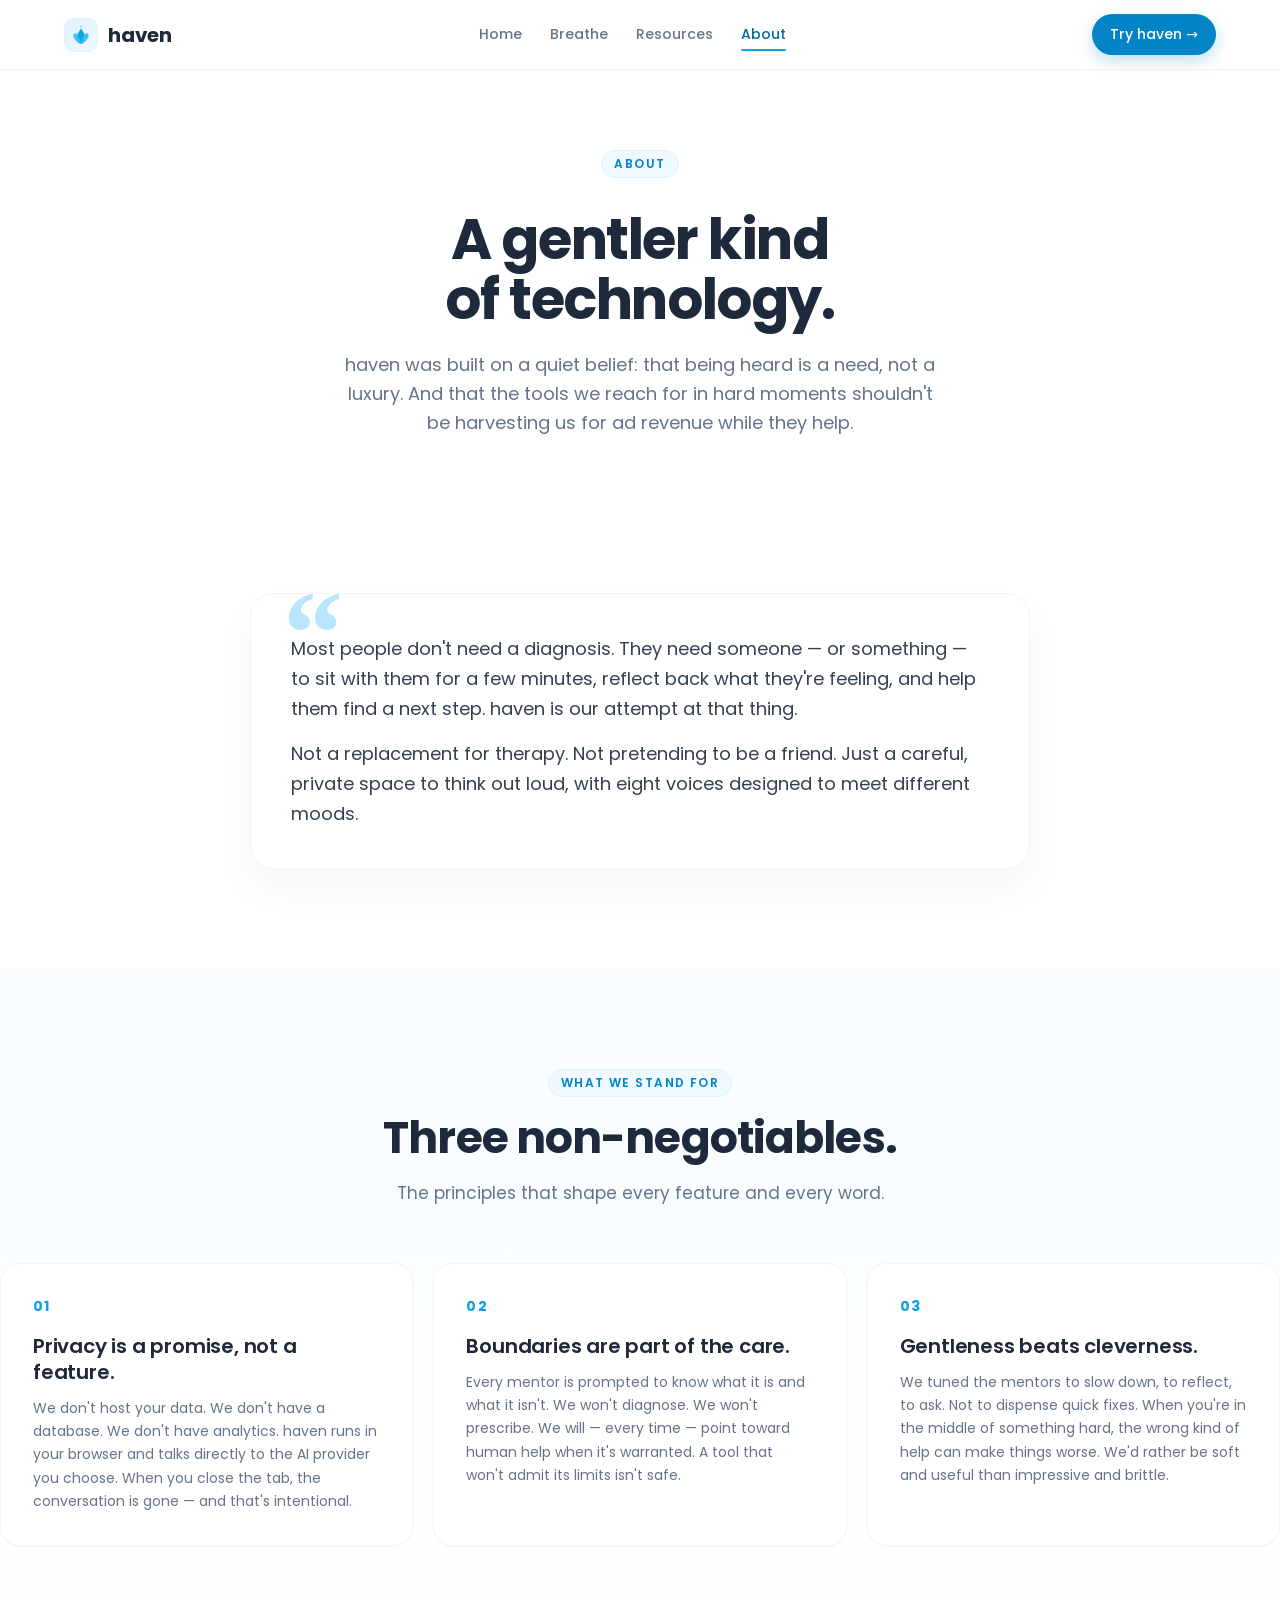
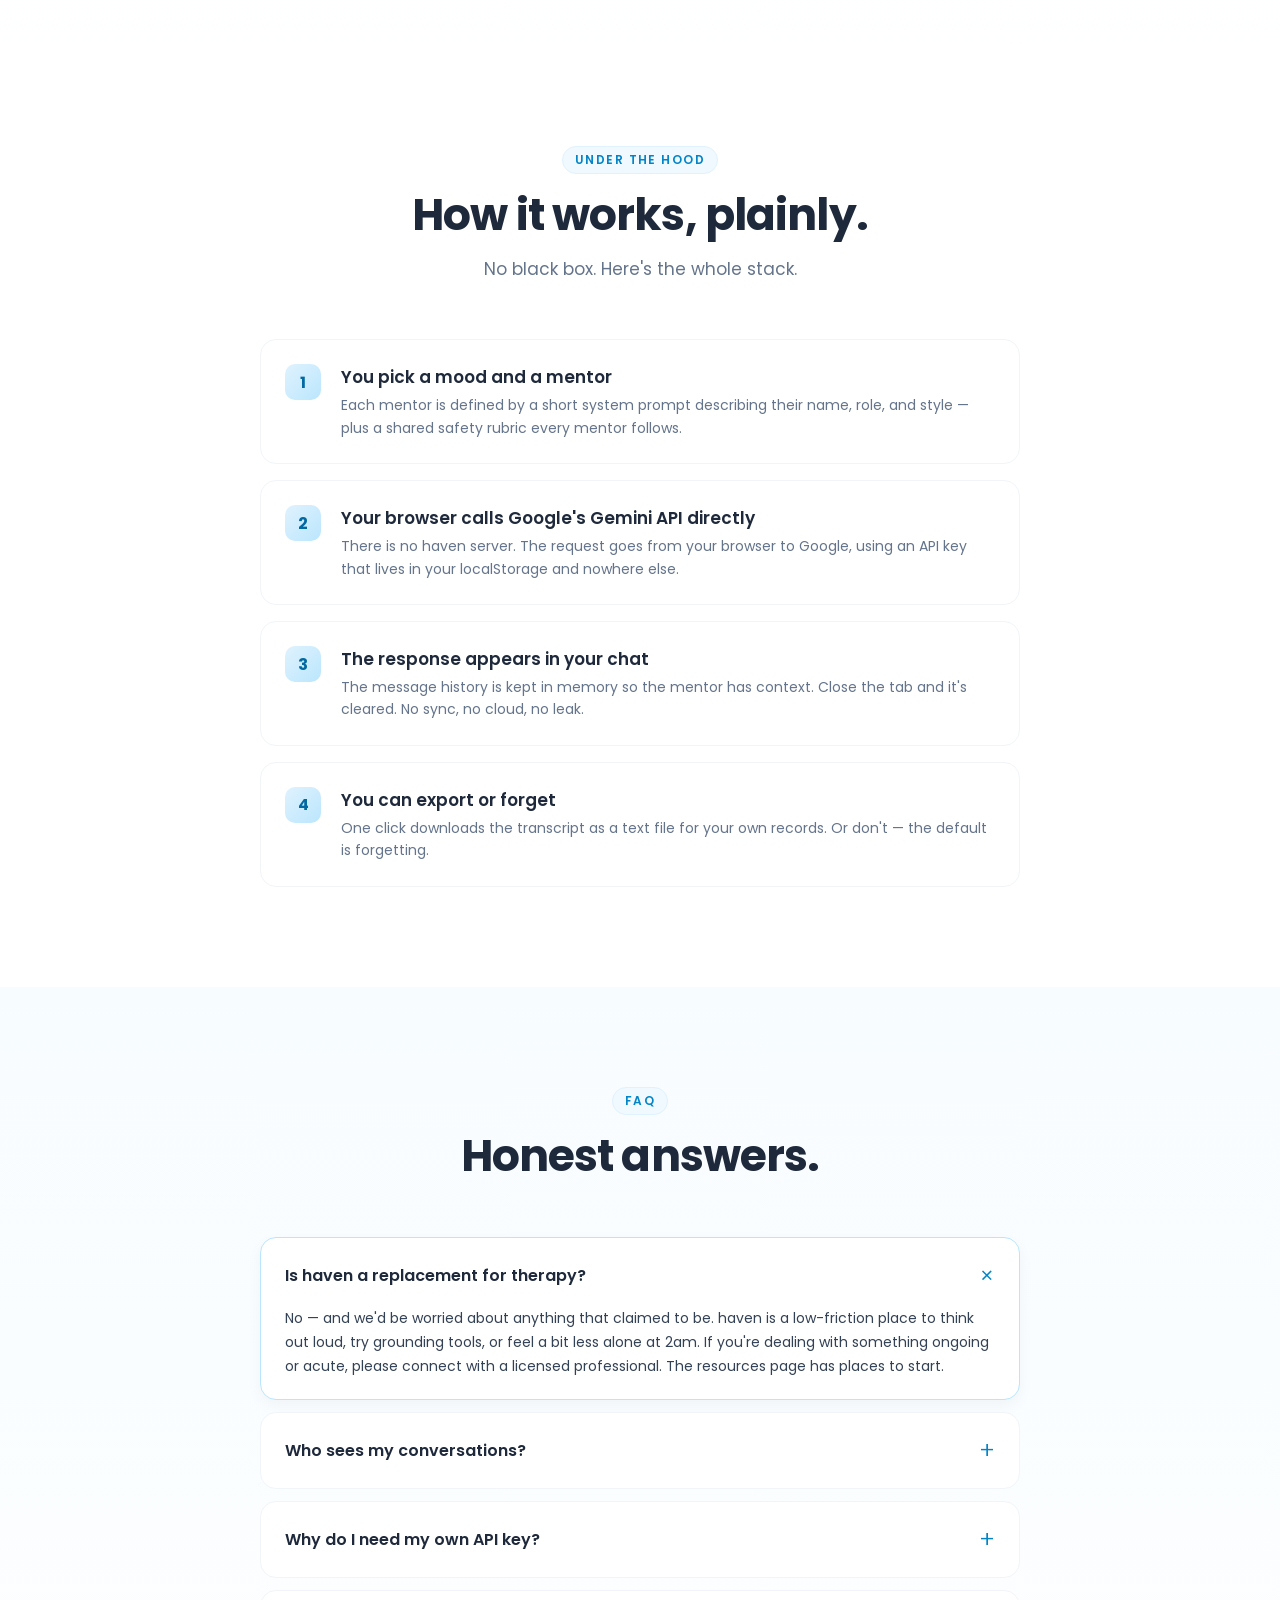
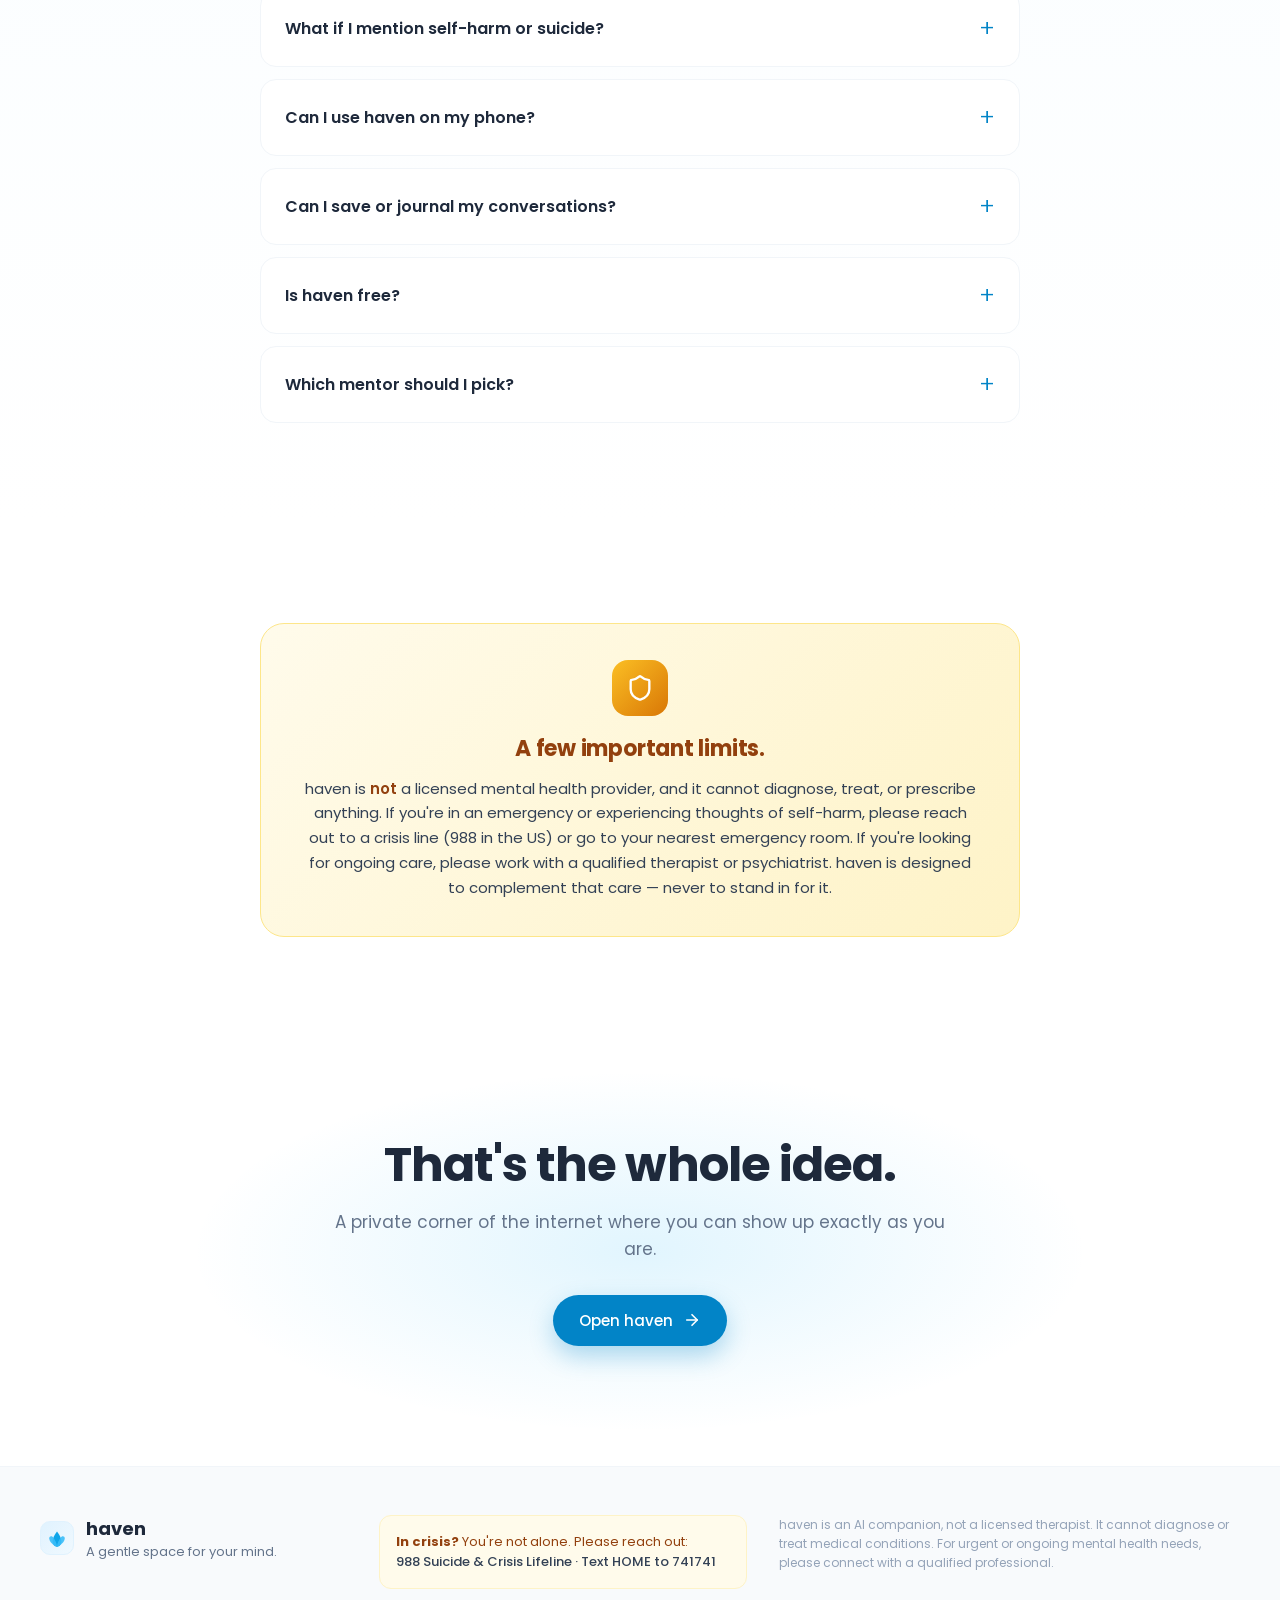
<file: about.html>
<!DOCTYPE html>
<html lang="en">
  <head>
    <meta charset="UTF-8" />
    <meta name="viewport" content="width=device-width, initial-scale=1.0" />
    <title>About &middot; haven</title>
    <meta name="description" content="Why we built haven, how it works, and what it will never do." />
    <link href="https://fonts.googleapis.com/css2?family=Poppins:wght@300;400;500;600;700;800&display=swap" rel="stylesheet">
    <link rel="stylesheet" href="assets/style.css" />
  </head>
  <body class="landing">

    <nav class="landing-nav-wrap">
      <div class="landing-nav">
        <a href="index.html" class="nav-logo">
          <span class="nav-logo-badge">
            <svg viewBox="0 0 100 100" fill="none" xmlns="http://www.w3.org/2000/svg" aria-hidden="true">
              <path d="M50 20C50 20 70 45 70 65C70 80 60 90 50 90C40 90 30 80 30 65C30 45 50 20 50 20Z" fill="#0ea5e9"/>
              <path d="M50 90C50 90 20 80 15 55C12 45 25 35 35 50C40 58 50 75 50 90Z" fill="#38bdf8" opacity="0.9"/>
              <path d="M50 90C50 90 80 80 85 55C88 45 75 35 65 50C60 58 50 75 50 90Z" fill="#38bdf8" opacity="0.9"/>
              <circle cx="50" cy="12" r="4" fill="#7dd3fc"/>
            </svg>
          </span>
          <span class="nav-logo-text">haven</span>
        </a>
        <div class="nav-links">
          <a href="index.html">Home</a>
          <a href="breathe.html">Breathe</a>
          <a href="resources.html">Resources</a>
          <a href="about.html" class="nav-active">About</a>
        </div>
        <a href="app.html" class="nav-cta">Try haven &rarr;</a>
      </div>
    </nav>

    <section class="page-hero">
      <div class="page-hero-bg"></div>
      <div class="page-hero-inner">
        <span class="eyebrow">About</span>
        <h1>A gentler kind<br/>of technology.</h1>
        <p>haven was built on a quiet belief: that being heard is a need, not a luxury. And that the tools we reach for in hard moments shouldn't be harvesting us for ad revenue while they help.</p>
      </div>
    </section>

    <section class="section">
      <div class="about-mission">
        <div class="about-quote-mark">&ldquo;</div>
        <p>
          Most people don't need a diagnosis. They need someone &mdash; or something &mdash; to sit with them for a few minutes, reflect back what they're feeling, and help them find a next step. haven is our attempt at that thing.
        </p>
        <p>
          Not a replacement for therapy. Not pretending to be a friend. Just a careful, private space to think out loud, with eight voices designed to meet different moods.
        </p>
      </div>
    </section>

    <section class="section section-tinted">
      <div class="section-head">
        <span class="eyebrow">What we stand for</span>
        <h2>Three non-negotiables.</h2>
        <p class="section-sub">The principles that shape every feature and every word.</p>
      </div>

      <div class="principles">
        <article class="principle">
          <div class="principle-num">01</div>
          <h3>Privacy is a promise, not a feature.</h3>
          <p>We don't host your data. We don't have a database. We don't have analytics. haven runs in your browser and talks directly to the AI provider you choose. When you close the tab, the conversation is gone &mdash; and that's intentional.</p>
        </article>
        <article class="principle">
          <div class="principle-num">02</div>
          <h3>Boundaries are part of the care.</h3>
          <p>Every mentor is prompted to know what it is and what it isn't. We won't diagnose. We won't prescribe. We will &mdash; every time &mdash; point toward human help when it's warranted. A tool that won't admit its limits isn't safe.</p>
        </article>
        <article class="principle">
          <div class="principle-num">03</div>
          <h3>Gentleness beats cleverness.</h3>
          <p>We tuned the mentors to slow down, to reflect, to ask. Not to dispense quick fixes. When you're in the middle of something hard, the wrong kind of help can make things worse. We'd rather be soft and useful than impressive and brittle.</p>
        </article>
      </div>
    </section>

    <section class="section" id="how-it-works">
      <div class="section-head">
        <span class="eyebrow">Under the hood</span>
        <h2>How it works, plainly.</h2>
        <p class="section-sub">No black box. Here's the whole stack.</p>
      </div>

      <div class="how-it-works">
        <div class="how-row">
          <div class="how-step-tag">1</div>
          <div>
            <h3>You pick a mood and a mentor</h3>
            <p>Each mentor is defined by a short system prompt describing their name, role, and style &mdash; plus a shared safety rubric every mentor follows.</p>
          </div>
        </div>
        <div class="how-row">
          <div class="how-step-tag">2</div>
          <div>
            <h3>Your browser calls Google's Gemini API directly</h3>
            <p>There is no haven server. The request goes from your browser to Google, using an API key that lives in your localStorage and nowhere else.</p>
          </div>
        </div>
        <div class="how-row">
          <div class="how-step-tag">3</div>
          <div>
            <h3>The response appears in your chat</h3>
            <p>The message history is kept in memory so the mentor has context. Close the tab and it's cleared. No sync, no cloud, no leak.</p>
          </div>
        </div>
        <div class="how-row">
          <div class="how-step-tag">4</div>
          <div>
            <h3>You can export or forget</h3>
            <p>One click downloads the transcript as a text file for your own records. Or don't &mdash; the default is forgetting.</p>
          </div>
        </div>
      </div>
    </section>

    <section class="section section-tinted" id="faq">
      <div class="section-head">
        <span class="eyebrow">FAQ</span>
        <h2>Honest answers.</h2>
      </div>

      <div class="faq-list">
        <details class="faq-item" open>
          <summary>Is haven a replacement for therapy?</summary>
          <p>No &mdash; and we'd be worried about anything that claimed to be. haven is a low-friction place to think out loud, try grounding tools, or feel a bit less alone at 2am. If you're dealing with something ongoing or acute, please connect with a licensed professional. The resources page has places to start.</p>
        </details>
        <details class="faq-item">
          <summary>Who sees my conversations?</summary>
          <p>Your conversations go from your browser to Google's Gemini API and back. We don't run a server, so no conversation ever reaches us. Google's data policy applies to API traffic &mdash; worth reading if that matters to you.</p>
        </details>
        <details class="faq-item">
          <summary>Why do I need my own API key?</summary>
          <p>Because "free with no account" only works if the cost is somewhere. We didn't want the cost to be your data or your attention, so we chose to let you bring your own key. Gemini offers a generous free tier &mdash; most casual use costs nothing.</p>
        </details>
        <details class="faq-item">
          <summary>What if I mention self-harm or suicide?</summary>
          <p>Every mentor is prompted to respond with compassion <em>and</em> to surface crisis resources immediately: 988, Crisis Text Line, and similar. It will not try to handle a crisis alone. If you're in one right now, please call or text 988 &mdash; a real person will pick up.</p>
        </details>
        <details class="faq-item">
          <summary>Can I use haven on my phone?</summary>
          <p>Yes. It's a responsive web app &mdash; open it in any browser on any device. There's no app to install. If you'd like a home screen icon, "Add to Home Screen" in your mobile browser works well.</p>
        </details>
        <details class="faq-item">
          <summary>Can I save or journal my conversations?</summary>
          <p>Inside a session, yes &mdash; hit the download button in the chat header to export the transcript as a plain text file. Between sessions, nothing is stored; that's by design. If journaling matters to you, export and keep the file somewhere you trust.</p>
        </details>
        <details class="faq-item">
          <summary>Is haven free?</summary>
          <p>The haven interface is free and open. The only cost is whatever Google charges you for Gemini API usage, which for most people is $0.</p>
        </details>
        <details class="faq-item">
          <summary>Which mentor should I pick?</summary>
          <p>Honestly: whichever one feels right. Use the mood picker for a suggestion, but the best mentor is the one whose voice makes you want to keep talking. You can switch anytime.</p>
        </details>
      </div>
    </section>

    <section class="section">
      <div class="safety-card">
        <div class="safety-icon">
          <svg xmlns="http://www.w3.org/2000/svg" width="28" height="28" viewBox="0 0 24 24" fill="none" stroke="currentColor" stroke-width="2" stroke-linecap="round" stroke-linejoin="round"><path d="M20 13c0 5-3.5 7.5-7.66 8.95a1 1 0 0 1-.67-.01C7.5 20.5 4 18 4 13V6a1 1 0 0 1 1-1c2 0 4.5-1.2 6.24-2.72a1.17 1.17 0 0 1 1.52 0C14.51 3.81 17 5 19 5a1 1 0 0 1 1 1z"/></svg>
        </div>
        <h3>A few important limits.</h3>
        <p>haven is <strong>not</strong> a licensed mental health provider, and it cannot diagnose, treat, or prescribe anything. If you're in an emergency or experiencing thoughts of self-harm, please reach out to a crisis line (988 in the US) or go to your nearest emergency room. If you're looking for ongoing care, please work with a qualified therapist or psychiatrist. haven is designed to complement that care &mdash; never to stand in for it.</p>
      </div>
    </section>

    <section class="final-cta">
      <div class="final-cta-inner">
        <h2>That's the whole idea.</h2>
        <p>A private corner of the internet where you can show up exactly as you are.</p>
        <a href="app.html" class="btn-primary-lg">
          Open haven
          <svg xmlns="http://www.w3.org/2000/svg" width="18" height="18" viewBox="0 0 24 24" fill="none" stroke="currentColor" stroke-width="2.2" stroke-linecap="round" stroke-linejoin="round"><path d="M5 12h14"/><path d="m12 5 7 7-7 7"/></svg>
        </a>
      </div>
    </section>

    <footer class="landing-footer">
      <div class="footer-inner">
        <div class="footer-brand">
          <span class="nav-logo-badge">
            <svg viewBox="0 0 100 100" fill="none" xmlns="http://www.w3.org/2000/svg" aria-hidden="true">
              <path d="M50 20C50 20 70 45 70 65C70 80 60 90 50 90C40 90 30 80 30 65C30 45 50 20 50 20Z" fill="#0ea5e9"/>
              <path d="M50 90C50 90 20 80 15 55C12 45 25 35 35 50C40 58 50 75 50 90Z" fill="#38bdf8" opacity="0.9"/>
              <path d="M50 90C50 90 80 80 85 55C88 45 75 35 65 50C60 58 50 75 50 90Z" fill="#38bdf8" opacity="0.9"/>
            </svg>
          </span>
          <div>
            <div class="footer-brand-name">haven</div>
            <div class="footer-brand-tag">A gentle space for your mind.</div>
          </div>
        </div>
        <div class="footer-crisis">
          <strong>In crisis?</strong> You're not alone. Please reach out:<br/>
          <span>988 Suicide &amp; Crisis Lifeline &middot; Text HOME to 741741</span>
        </div>
        <div class="footer-disclaimer">
          haven is an AI companion, not a licensed therapist. It cannot diagnose or treat medical conditions. For urgent or ongoing mental health needs, please connect with a qualified professional.
        </div>
      </div>
    </footer>

  </body>
</html>
</file>
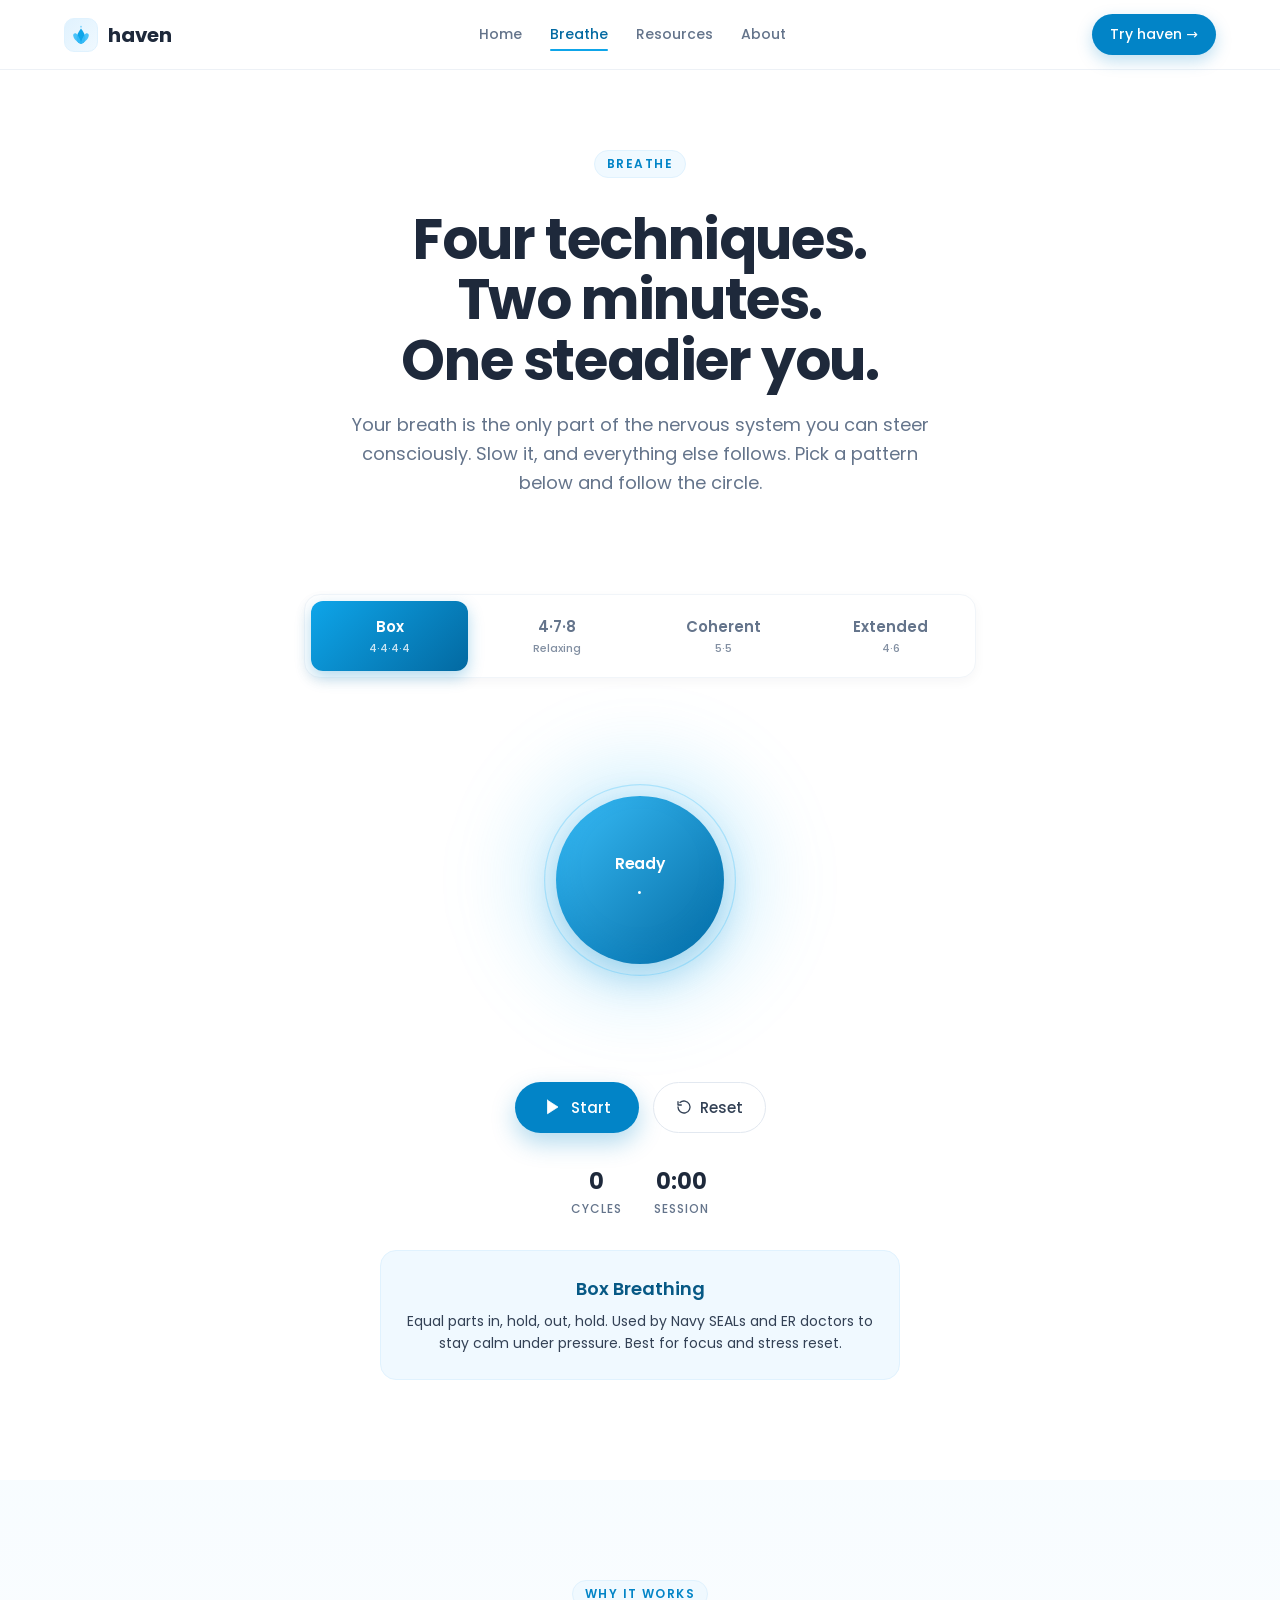
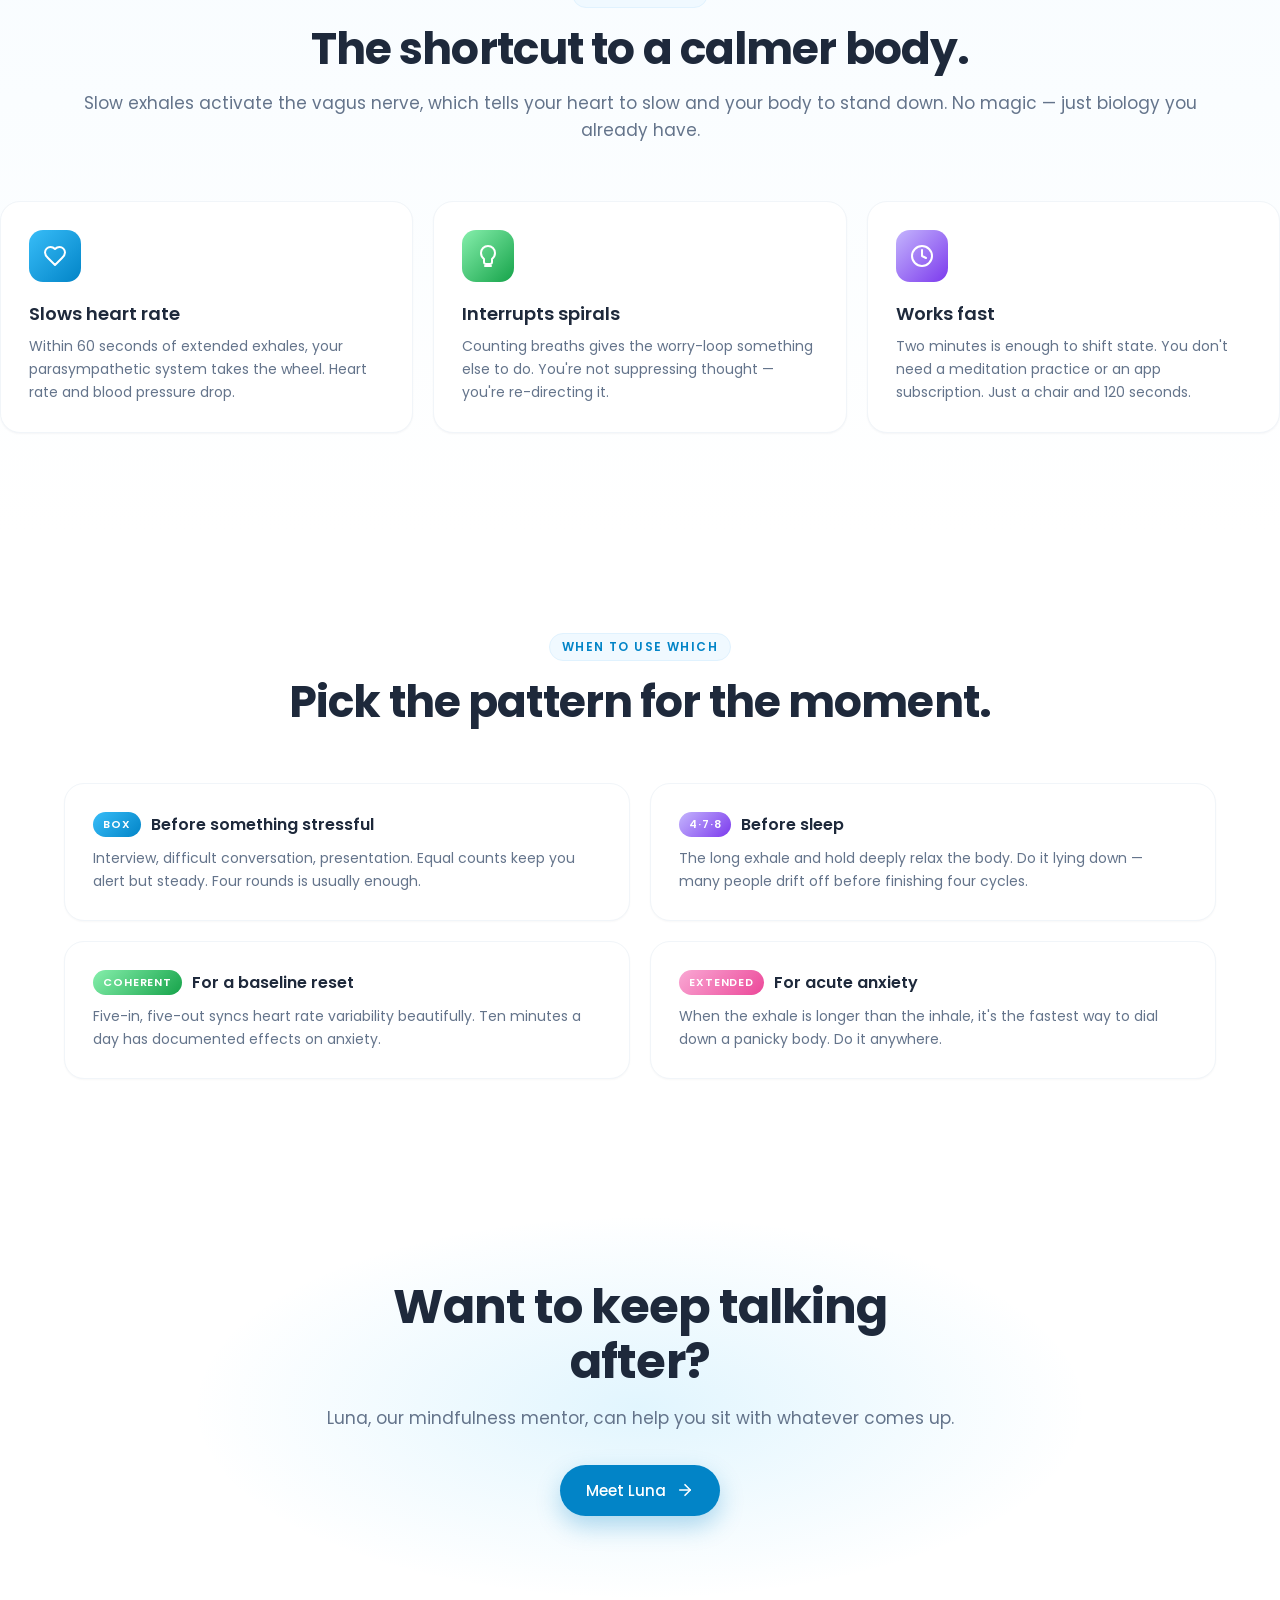
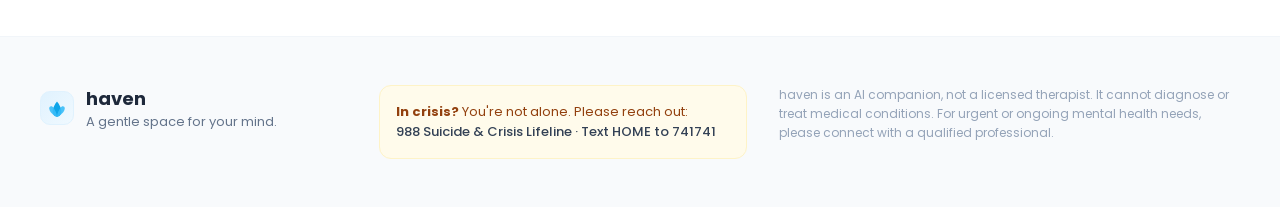
<file: breathe.html>
<!DOCTYPE html>
<html lang="en">
  <head>
    <meta charset="UTF-8" />
    <meta name="viewport" content="width=device-width, initial-scale=1.0" />
    <title>Breathe &middot; haven</title>
    <meta name="description" content="Guided breathing exercises for calm, focus, and sleep. Box, 4-7-8, coherent, and extended-exhale techniques." />
    <link href="https://fonts.googleapis.com/css2?family=Poppins:wght@300;400;500;600;700;800&display=swap" rel="stylesheet">
    <link rel="stylesheet" href="assets/style.css" />
  </head>
  <body class="landing">

    <nav class="landing-nav-wrap">
      <div class="landing-nav">
        <a href="index.html" class="nav-logo">
          <span class="nav-logo-badge">
            <svg viewBox="0 0 100 100" fill="none" xmlns="http://www.w3.org/2000/svg" aria-hidden="true">
              <path d="M50 20C50 20 70 45 70 65C70 80 60 90 50 90C40 90 30 80 30 65C30 45 50 20 50 20Z" fill="#0ea5e9"/>
              <path d="M50 90C50 90 20 80 15 55C12 45 25 35 35 50C40 58 50 75 50 90Z" fill="#38bdf8" opacity="0.9"/>
              <path d="M50 90C50 90 80 80 85 55C88 45 75 35 65 50C60 58 50 75 50 90Z" fill="#38bdf8" opacity="0.9"/>
              <circle cx="50" cy="12" r="4" fill="#7dd3fc"/>
            </svg>
          </span>
          <span class="nav-logo-text">haven</span>
        </a>
        <div class="nav-links">
          <a href="index.html">Home</a>
          <a href="breathe.html" class="nav-active">Breathe</a>
          <a href="resources.html">Resources</a>
          <a href="about.html">About</a>
        </div>
        <a href="app.html" class="nav-cta">Try haven &rarr;</a>
      </div>
    </nav>

    <section class="page-hero">
      <div class="page-hero-bg"></div>
      <div class="page-hero-inner">
        <span class="eyebrow">Breathe</span>
        <h1>Four techniques.<br/>Two minutes.<br/>One steadier you.</h1>
        <p>Your breath is the only part of the nervous system you can steer consciously. Slow it, and everything else follows. Pick a pattern below and follow the circle.</p>
      </div>
    </section>

    <section class="section breathe-tool">
      <div class="technique-picker" role="tablist" aria-label="Breathing technique">
        <button class="tech-btn is-active" data-technique="box" role="tab" aria-selected="true">
          <span class="tech-name">Box</span>
          <span class="tech-pattern">4&middot;4&middot;4&middot;4</span>
        </button>
        <button class="tech-btn" data-technique="478" role="tab" aria-selected="false">
          <span class="tech-name">4&middot;7&middot;8</span>
          <span class="tech-pattern">Relaxing</span>
        </button>
        <button class="tech-btn" data-technique="coherent" role="tab" aria-selected="false">
          <span class="tech-name">Coherent</span>
          <span class="tech-pattern">5&middot;5</span>
        </button>
        <button class="tech-btn" data-technique="extended" role="tab" aria-selected="false">
          <span class="tech-name">Extended</span>
          <span class="tech-pattern">4&middot;6</span>
        </button>
      </div>

      <div class="breathe-stage">
        <div class="breathe-glow"></div>
        <div id="breathe-circle" class="breathe-circle" data-phase="idle">
          <div class="breathe-ring"></div>
          <div class="breathe-inner">
            <div id="breathe-phase" class="breathe-phase">Ready</div>
            <div id="breathe-count" class="breathe-count">&middot;</div>
          </div>
        </div>
      </div>

      <div class="breathe-controls">
        <button id="btn-breathe-toggle" class="btn-primary-lg">
          <svg id="icon-play" xmlns="http://www.w3.org/2000/svg" width="18" height="18" viewBox="0 0 24 24" fill="currentColor" stroke="currentColor" stroke-width="1" stroke-linecap="round" stroke-linejoin="round"><polygon points="6 3 20 12 6 21 6 3"/></svg>
          <svg id="icon-pause" xmlns="http://www.w3.org/2000/svg" width="18" height="18" viewBox="0 0 24 24" fill="currentColor" stroke="currentColor" stroke-width="1" stroke-linecap="round" stroke-linejoin="round" style="display:none;"><rect x="6" y="4" width="4" height="16" rx="1"/><rect x="14" y="4" width="4" height="16" rx="1"/></svg>
          <span id="btn-breathe-label">Start</span>
        </button>
        <button id="btn-breathe-reset" class="btn-ghost">
          <svg xmlns="http://www.w3.org/2000/svg" width="16" height="16" viewBox="0 0 24 24" fill="none" stroke="currentColor" stroke-width="2" stroke-linecap="round" stroke-linejoin="round"><path d="M3 12a9 9 0 1 0 3-6.7"/><path d="M3 4v5h5"/></svg>
          Reset
        </button>
      </div>

      <div class="breathe-stats">
        <div class="breathe-stat"><span id="stat-cycles">0</span><span>cycles</span></div>
        <div class="breathe-stat"><span id="stat-time">0:00</span><span>session</span></div>
      </div>

      <div class="breathe-description" id="breathe-description">
        <h3>Box Breathing</h3>
        <p>Equal parts in, hold, out, hold. Used by Navy SEALs and ER doctors to stay calm under pressure. Best for focus and stress reset.</p>
      </div>
    </section>

    <section class="section section-tinted">
      <div class="section-head">
        <span class="eyebrow">Why it works</span>
        <h2>The shortcut to a calmer body.</h2>
        <p class="section-sub">Slow exhales activate the vagus nerve, which tells your heart to slow and your body to stand down. No magic &mdash; just biology you already have.</p>
      </div>

      <div class="features-grid">
        <article class="feature-card">
          <div class="feature-icon icon-sky">
            <svg xmlns="http://www.w3.org/2000/svg" width="24" height="24" viewBox="0 0 24 24" fill="none" stroke="currentColor" stroke-width="2" stroke-linecap="round" stroke-linejoin="round"><path d="M19 14c1.49-1.46 3-3.21 3-5.5A5.5 5.5 0 0 0 16.5 3c-1.76 0-3 .5-4.5 2-1.5-1.5-2.74-2-4.5-2A5.5 5.5 0 0 0 2 8.5c0 2.29 1.51 4.04 3 5.5l7 7Z"/></svg>
          </div>
          <h3>Slows heart rate</h3>
          <p>Within 60 seconds of extended exhales, your parasympathetic system takes the wheel. Heart rate and blood pressure drop.</p>
        </article>
        <article class="feature-card">
          <div class="feature-icon icon-green">
            <svg xmlns="http://www.w3.org/2000/svg" width="24" height="24" viewBox="0 0 24 24" fill="none" stroke="currentColor" stroke-width="2" stroke-linecap="round" stroke-linejoin="round"><path d="M12 2a7 7 0 0 1 7 7c0 2.5-1.3 4.6-3 6v3a2 2 0 0 1-2 2h-4a2 2 0 0 1-2-2v-3C6.3 13.6 5 11.5 5 9a7 7 0 0 1 7-7Z"/><path d="M9 22h6"/></svg>
          </div>
          <h3>Interrupts spirals</h3>
          <p>Counting breaths gives the worry-loop something else to do. You're not suppressing thought &mdash; you're re-directing it.</p>
        </article>
        <article class="feature-card">
          <div class="feature-icon icon-purple">
            <svg xmlns="http://www.w3.org/2000/svg" width="24" height="24" viewBox="0 0 24 24" fill="none" stroke="currentColor" stroke-width="2" stroke-linecap="round" stroke-linejoin="round"><path d="M12 22c5.523 0 10-4.477 10-10S17.523 2 12 2 2 6.477 2 12s4.477 10 10 10z"/><path d="M12 6v6l4 2"/></svg>
          </div>
          <h3>Works fast</h3>
          <p>Two minutes is enough to shift state. You don't need a meditation practice or an app subscription. Just a chair and 120 seconds.</p>
        </article>
      </div>
    </section>

    <section class="section">
      <div class="section-head">
        <span class="eyebrow">When to use which</span>
        <h2>Pick the pattern for the moment.</h2>
      </div>

      <div class="when-grid">
        <div class="when-card">
          <h4><span class="when-tag tag-box">Box</span> Before something stressful</h4>
          <p>Interview, difficult conversation, presentation. Equal counts keep you alert but steady. Four rounds is usually enough.</p>
        </div>
        <div class="when-card">
          <h4><span class="when-tag tag-478">4&middot;7&middot;8</span> Before sleep</h4>
          <p>The long exhale and hold deeply relax the body. Do it lying down &mdash; many people drift off before finishing four cycles.</p>
        </div>
        <div class="when-card">
          <h4><span class="when-tag tag-coherent">Coherent</span> For a baseline reset</h4>
          <p>Five-in, five-out syncs heart rate variability beautifully. Ten minutes a day has documented effects on anxiety.</p>
        </div>
        <div class="when-card">
          <h4><span class="when-tag tag-extended">Extended</span> For acute anxiety</h4>
          <p>When the exhale is longer than the inhale, it's the fastest way to dial down a panicky body. Do it anywhere.</p>
        </div>
      </div>
    </section>

    <section class="final-cta">
      <div class="final-cta-inner">
        <h2>Want to keep talking after?</h2>
        <p>Luna, our mindfulness mentor, can help you sit with whatever comes up.</p>
        <a href="app.html" class="btn-primary-lg">
          Meet Luna
          <svg xmlns="http://www.w3.org/2000/svg" width="18" height="18" viewBox="0 0 24 24" fill="none" stroke="currentColor" stroke-width="2.2" stroke-linecap="round" stroke-linejoin="round"><path d="M5 12h14"/><path d="m12 5 7 7-7 7"/></svg>
        </a>
      </div>
    </section>

    <footer class="landing-footer">
      <div class="footer-inner">
        <div class="footer-brand">
          <span class="nav-logo-badge">
            <svg viewBox="0 0 100 100" fill="none" xmlns="http://www.w3.org/2000/svg" aria-hidden="true">
              <path d="M50 20C50 20 70 45 70 65C70 80 60 90 50 90C40 90 30 80 30 65C30 45 50 20 50 20Z" fill="#0ea5e9"/>
              <path d="M50 90C50 90 20 80 15 55C12 45 25 35 35 50C40 58 50 75 50 90Z" fill="#38bdf8" opacity="0.9"/>
              <path d="M50 90C50 90 80 80 85 55C88 45 75 35 65 50C60 58 50 75 50 90Z" fill="#38bdf8" opacity="0.9"/>
            </svg>
          </span>
          <div>
            <div class="footer-brand-name">haven</div>
            <div class="footer-brand-tag">A gentle space for your mind.</div>
          </div>
        </div>
        <div class="footer-crisis">
          <strong>In crisis?</strong> You're not alone. Please reach out:<br/>
          <span>988 Suicide &amp; Crisis Lifeline &middot; Text HOME to 741741</span>
        </div>
        <div class="footer-disclaimer">
          haven is an AI companion, not a licensed therapist. It cannot diagnose or treat medical conditions. For urgent or ongoing mental health needs, please connect with a qualified professional.
        </div>
      </div>
    </footer>

    <script src="assets/breathe.js"></script>
  </body>
</html>
</file>
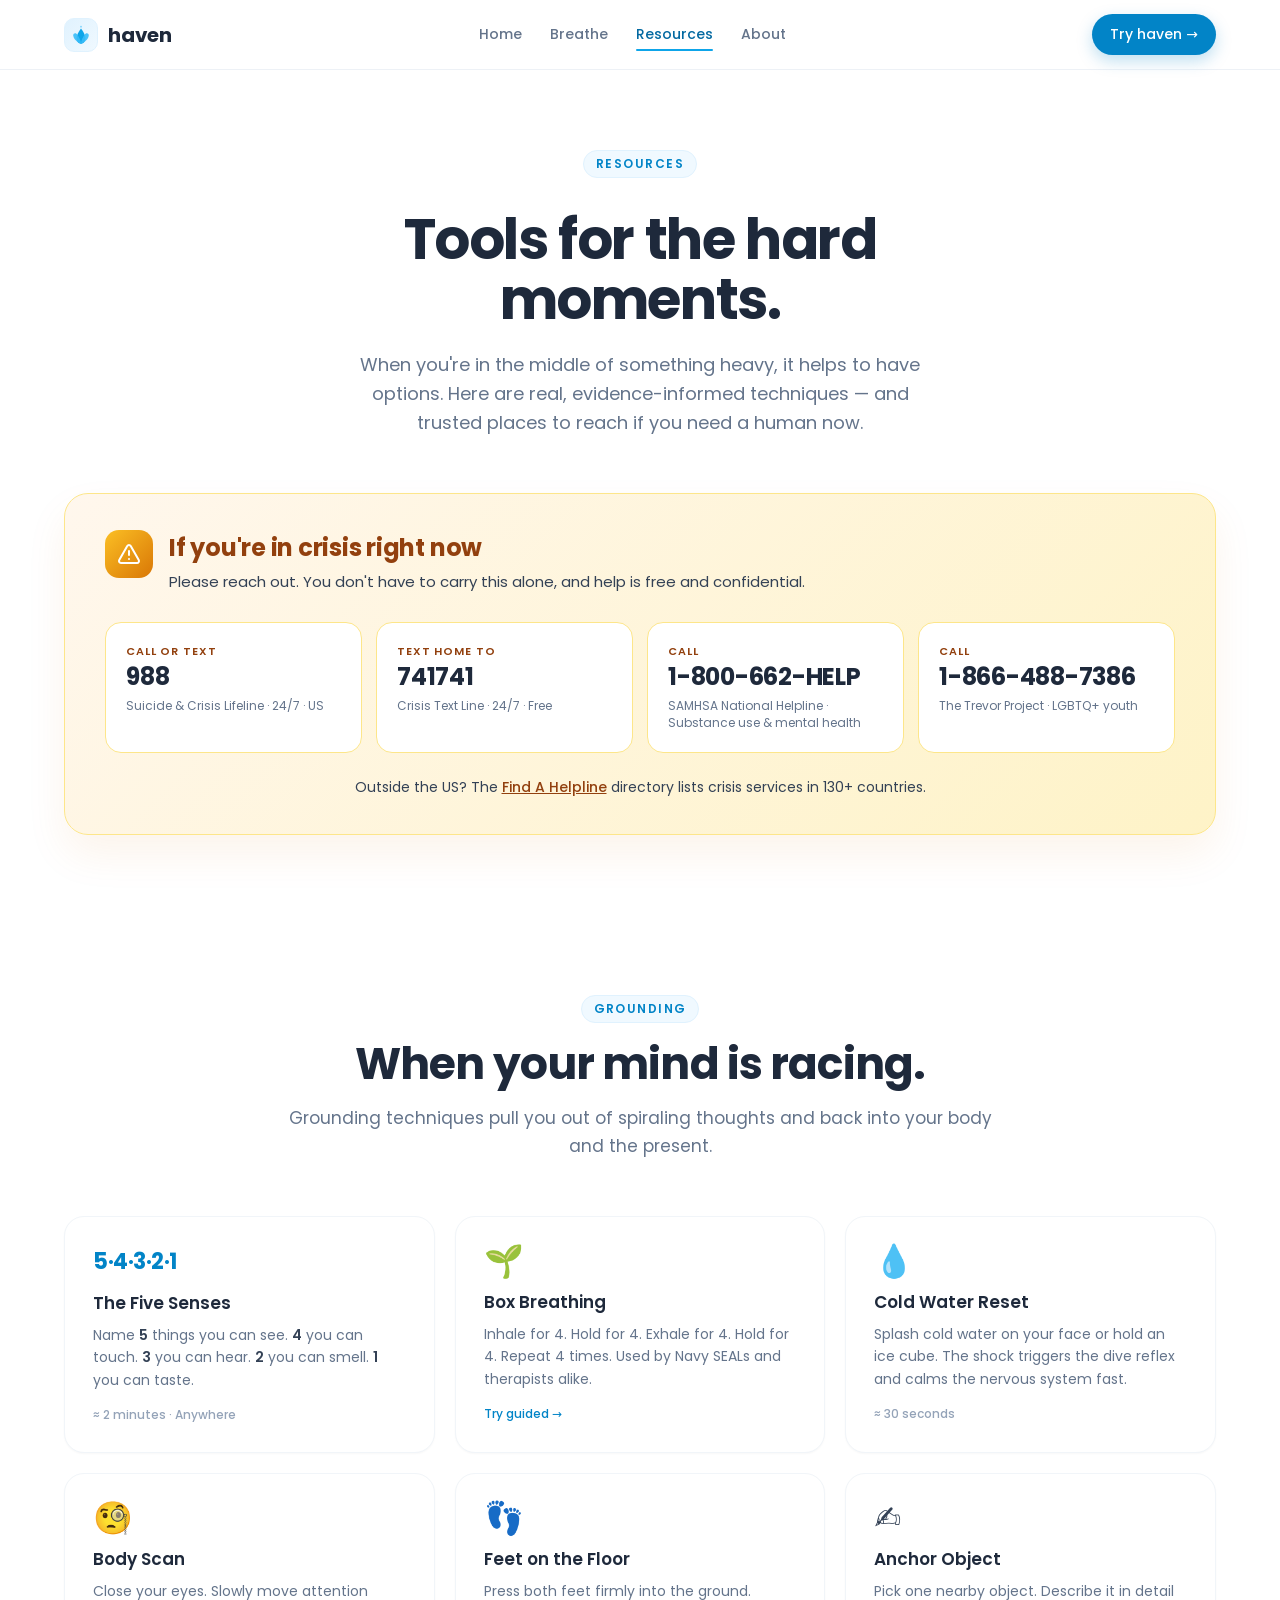
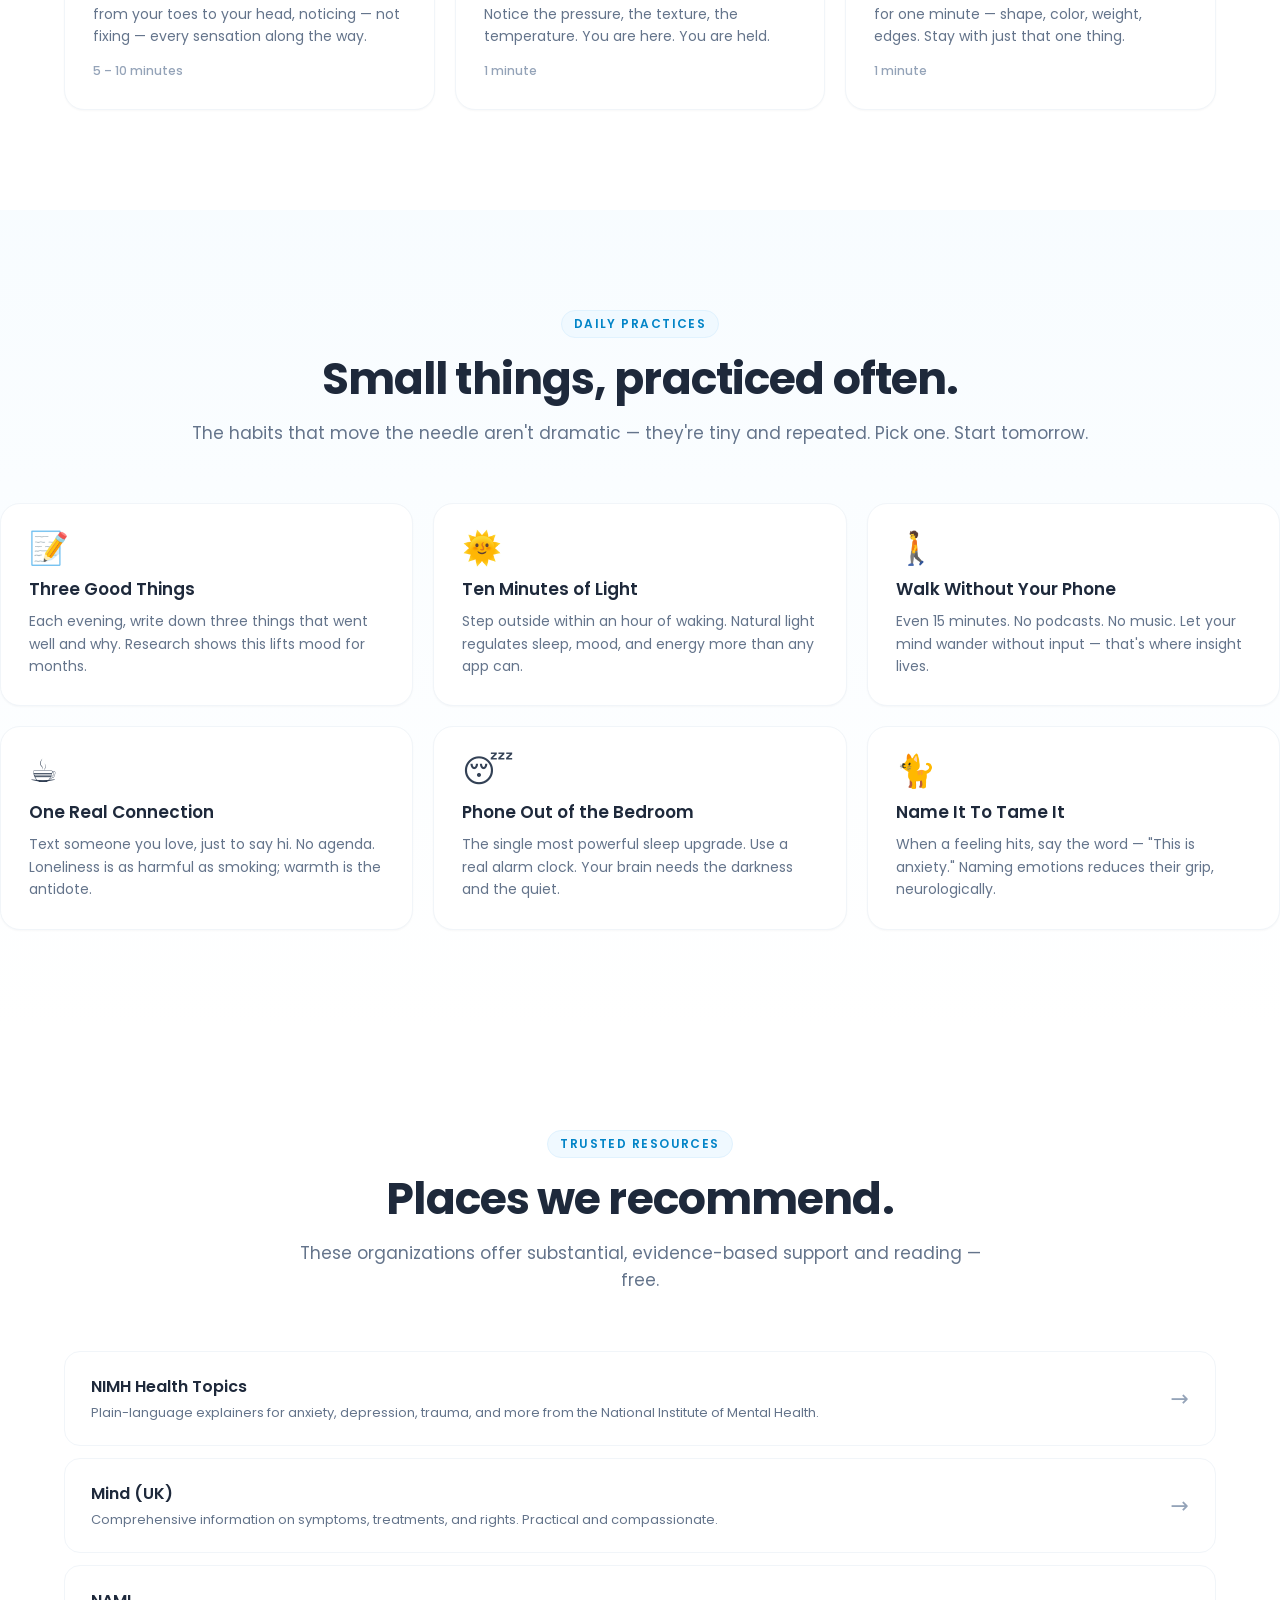
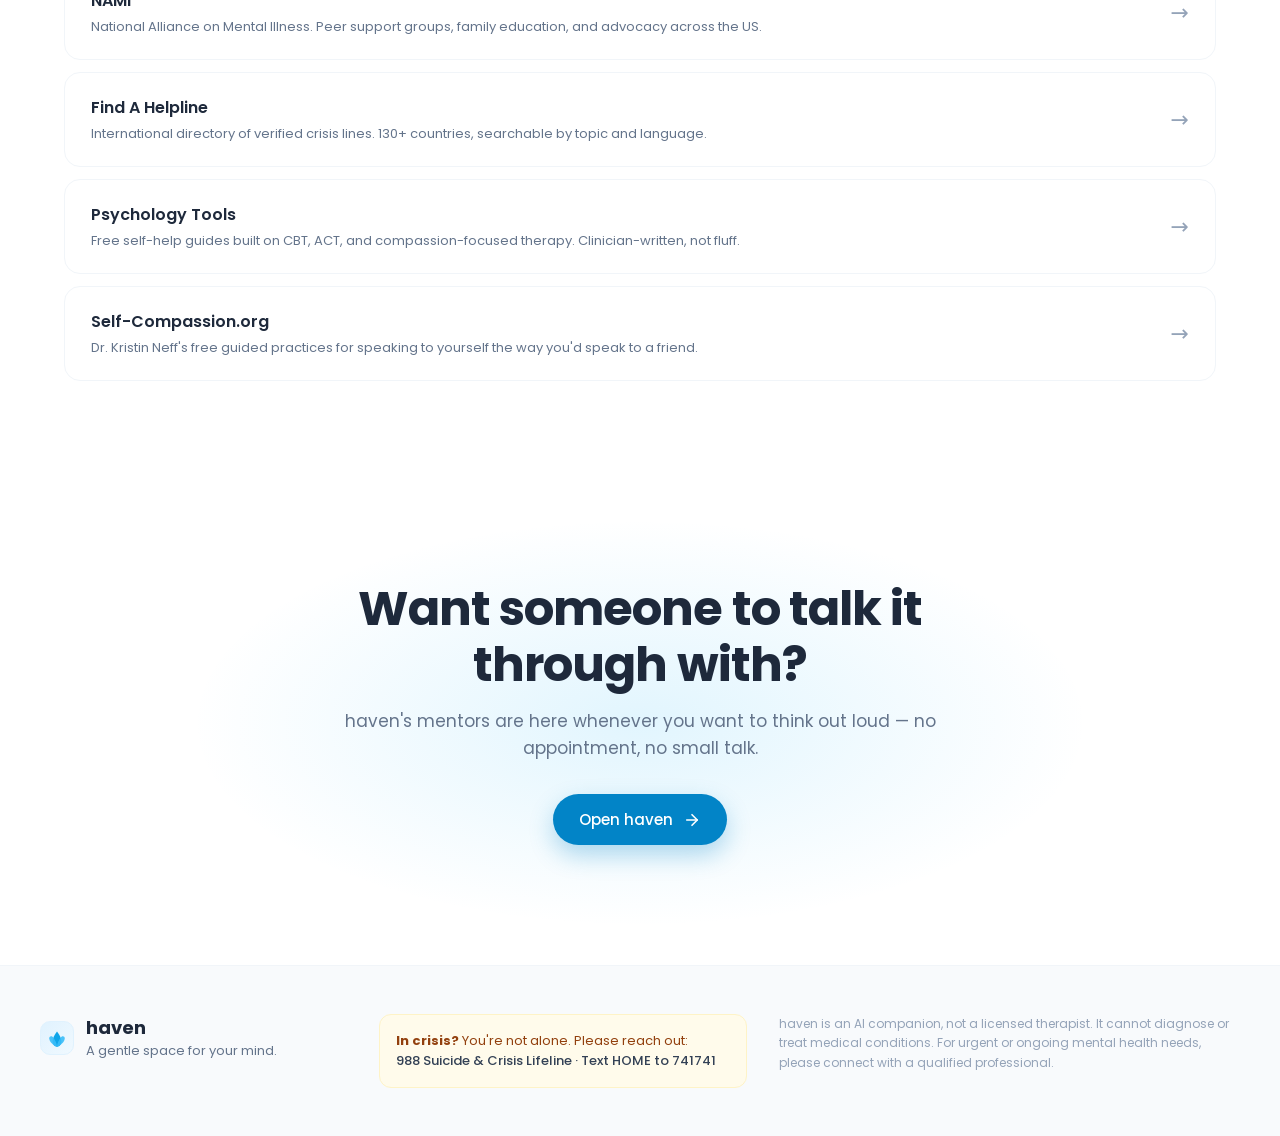
<file: resources.html>
<!DOCTYPE html>
<html lang="en">
  <head>
    <meta charset="UTF-8" />
    <meta name="viewport" content="width=device-width, initial-scale=1.0" />
    <title>Resources &middot; haven</title>
    <meta name="description" content="Crisis support, grounding techniques, and tools for hard moments — curated with care." />
    <link href="https://fonts.googleapis.com/css2?family=Poppins:wght@300;400;500;600;700;800&display=swap" rel="stylesheet">
    <link rel="stylesheet" href="assets/style.css" />
  </head>
  <body class="landing">

    <nav class="landing-nav-wrap">
      <div class="landing-nav">
        <a href="index.html" class="nav-logo">
          <span class="nav-logo-badge">
            <svg viewBox="0 0 100 100" fill="none" xmlns="http://www.w3.org/2000/svg" aria-hidden="true">
              <path d="M50 20C50 20 70 45 70 65C70 80 60 90 50 90C40 90 30 80 30 65C30 45 50 20 50 20Z" fill="#0ea5e9"/>
              <path d="M50 90C50 90 20 80 15 55C12 45 25 35 35 50C40 58 50 75 50 90Z" fill="#38bdf8" opacity="0.9"/>
              <path d="M50 90C50 90 80 80 85 55C88 45 75 35 65 50C60 58 50 75 50 90Z" fill="#38bdf8" opacity="0.9"/>
              <circle cx="50" cy="12" r="4" fill="#7dd3fc"/>
            </svg>
          </span>
          <span class="nav-logo-text">haven</span>
        </a>
        <div class="nav-links">
          <a href="index.html">Home</a>
          <a href="breathe.html">Breathe</a>
          <a href="resources.html" class="nav-active">Resources</a>
          <a href="about.html">About</a>
        </div>
        <a href="app.html" class="nav-cta">Try haven &rarr;</a>
      </div>
    </nav>

    <section class="page-hero">
      <div class="page-hero-bg"></div>
      <div class="page-hero-inner">
        <span class="eyebrow">Resources</span>
        <h1>Tools for the hard moments.</h1>
        <p>When you're in the middle of something heavy, it helps to have options. Here are real, evidence-informed techniques &mdash; and trusted places to reach if you need a human now.</p>
      </div>
    </section>

    <section class="section crisis-band-wrap">
      <div class="crisis-band">
        <div class="crisis-head">
          <div class="crisis-icon">
            <svg xmlns="http://www.w3.org/2000/svg" width="24" height="24" viewBox="0 0 24 24" fill="none" stroke="currentColor" stroke-width="2" stroke-linecap="round" stroke-linejoin="round"><path d="m21.73 18-8-14a2 2 0 0 0-3.48 0l-8 14A2 2 0 0 0 4 21h16a2 2 0 0 0 1.73-3Z"/><path d="M12 9v4"/><path d="M12 17h.01"/></svg>
          </div>
          <div>
            <h2>If you're in crisis right now</h2>
            <p>Please reach out. You don't have to carry this alone, and help is free and confidential.</p>
          </div>
        </div>
        <div class="crisis-grid">
          <a class="crisis-card" href="tel:988">
            <span class="crisis-label">Call or text</span>
            <span class="crisis-number">988</span>
            <span class="crisis-desc">Suicide &amp; Crisis Lifeline &middot; 24/7 &middot; US</span>
          </a>
          <a class="crisis-card" href="sms:741741?&body=HOME">
            <span class="crisis-label">Text HOME to</span>
            <span class="crisis-number">741741</span>
            <span class="crisis-desc">Crisis Text Line &middot; 24/7 &middot; Free</span>
          </a>
          <a class="crisis-card" href="tel:18006624357">
            <span class="crisis-label">Call</span>
            <span class="crisis-number">1-800-662-HELP</span>
            <span class="crisis-desc">SAMHSA National Helpline &middot; Substance use &amp; mental health</span>
          </a>
          <a class="crisis-card" href="tel:18664887386">
            <span class="crisis-label">Call</span>
            <span class="crisis-number">1-866-488-7386</span>
            <span class="crisis-desc">The Trevor Project &middot; LGBTQ+ youth</span>
          </a>
        </div>
        <p class="crisis-foot">Outside the US? The <a href="https://findahelpline.com" target="_blank" rel="noopener">Find A Helpline</a> directory lists crisis services in 130+ countries.</p>
      </div>
    </section>

    <section class="section" id="grounding">
      <div class="section-head">
        <span class="eyebrow">Grounding</span>
        <h2>When your mind is racing.</h2>
        <p class="section-sub">Grounding techniques pull you out of spiraling thoughts and back into your body and the present.</p>
      </div>

      <div class="resource-grid">
        <article class="resource-card">
          <div class="resource-num">5&middot;4&middot;3&middot;2&middot;1</div>
          <h3>The Five Senses</h3>
          <p>Name <strong>5</strong> things you can see. <strong>4</strong> you can touch. <strong>3</strong> you can hear. <strong>2</strong> you can smell. <strong>1</strong> you can taste.</p>
          <p class="resource-meta">&asymp; 2 minutes &middot; Anywhere</p>
        </article>

        <article class="resource-card">
          <div class="resource-emoji">&#127793;</div>
          <h3>Box Breathing</h3>
          <p>Inhale for 4. Hold for 4. Exhale for 4. Hold for 4. Repeat 4 times. Used by Navy SEALs and therapists alike.</p>
          <p class="resource-meta"><a href="breathe.html">Try guided &rarr;</a></p>
        </article>

        <article class="resource-card">
          <div class="resource-emoji">&#128167;</div>
          <h3>Cold Water Reset</h3>
          <p>Splash cold water on your face or hold an ice cube. The shock triggers the dive reflex and calms the nervous system fast.</p>
          <p class="resource-meta">&asymp; 30 seconds</p>
        </article>

        <article class="resource-card">
          <div class="resource-emoji">&#129488;</div>
          <h3>Body Scan</h3>
          <p>Close your eyes. Slowly move attention from your toes to your head, noticing &mdash; not fixing &mdash; every sensation along the way.</p>
          <p class="resource-meta">5 &ndash; 10 minutes</p>
        </article>

        <article class="resource-card">
          <div class="resource-emoji">&#128099;</div>
          <h3>Feet on the Floor</h3>
          <p>Press both feet firmly into the ground. Notice the pressure, the texture, the temperature. You are here. You are held.</p>
          <p class="resource-meta">1 minute</p>
        </article>

        <article class="resource-card">
          <div class="resource-emoji">&#9997;</div>
          <h3>Anchor Object</h3>
          <p>Pick one nearby object. Describe it in detail for one minute &mdash; shape, color, weight, edges. Stay with just that one thing.</p>
          <p class="resource-meta">1 minute</p>
        </article>
      </div>
    </section>

    <section class="section section-tinted" id="practices">
      <div class="section-head">
        <span class="eyebrow">Daily practices</span>
        <h2>Small things, practiced often.</h2>
        <p class="section-sub">The habits that move the needle aren't dramatic &mdash; they're tiny and repeated. Pick one. Start tomorrow.</p>
      </div>

      <div class="resource-grid">
        <article class="resource-card">
          <div class="resource-emoji">&#128221;</div>
          <h3>Three Good Things</h3>
          <p>Each evening, write down three things that went well and why. Research shows this lifts mood for months.</p>
        </article>

        <article class="resource-card">
          <div class="resource-emoji">&#127774;</div>
          <h3>Ten Minutes of Light</h3>
          <p>Step outside within an hour of waking. Natural light regulates sleep, mood, and energy more than any app can.</p>
        </article>

        <article class="resource-card">
          <div class="resource-emoji">&#128694;</div>
          <h3>Walk Without Your Phone</h3>
          <p>Even 15 minutes. No podcasts. No music. Let your mind wander without input &mdash; that's where insight lives.</p>
        </article>

        <article class="resource-card">
          <div class="resource-emoji">&#9749;</div>
          <h3>One Real Connection</h3>
          <p>Text someone you love, just to say hi. No agenda. Loneliness is as harmful as smoking; warmth is the antidote.</p>
        </article>

        <article class="resource-card">
          <div class="resource-emoji">&#128564;</div>
          <h3>Phone Out of the Bedroom</h3>
          <p>The single most powerful sleep upgrade. Use a real alarm clock. Your brain needs the darkness and the quiet.</p>
        </article>

        <article class="resource-card">
          <div class="resource-emoji">&#128008;</div>
          <h3>Name It To Tame It</h3>
          <p>When a feeling hits, say the word &mdash; "This is anxiety." Naming emotions reduces their grip, neurologically.</p>
        </article>
      </div>
    </section>

    <section class="section" id="more">
      <div class="section-head">
        <span class="eyebrow">Trusted resources</span>
        <h2>Places we recommend.</h2>
        <p class="section-sub">These organizations offer substantial, evidence-based support and reading &mdash; free.</p>
      </div>

      <div class="link-list">
        <a class="link-card" href="https://www.nimh.nih.gov/health" target="_blank" rel="noopener">
          <div>
            <h4>NIMH Health Topics</h4>
            <p>Plain-language explainers for anxiety, depression, trauma, and more from the National Institute of Mental Health.</p>
          </div>
          <span class="link-arrow">&rarr;</span>
        </a>
        <a class="link-card" href="https://www.mind.org.uk/information-support/" target="_blank" rel="noopener">
          <div>
            <h4>Mind (UK)</h4>
            <p>Comprehensive information on symptoms, treatments, and rights. Practical and compassionate.</p>
          </div>
          <span class="link-arrow">&rarr;</span>
        </a>
        <a class="link-card" href="https://www.nami.org" target="_blank" rel="noopener">
          <div>
            <h4>NAMI</h4>
            <p>National Alliance on Mental Illness. Peer support groups, family education, and advocacy across the US.</p>
          </div>
          <span class="link-arrow">&rarr;</span>
        </a>
        <a class="link-card" href="https://findahelpline.com" target="_blank" rel="noopener">
          <div>
            <h4>Find A Helpline</h4>
            <p>International directory of verified crisis lines. 130+ countries, searchable by topic and language.</p>
          </div>
          <span class="link-arrow">&rarr;</span>
        </a>
        <a class="link-card" href="https://www.psychologytools.com/self-help/" target="_blank" rel="noopener">
          <div>
            <h4>Psychology Tools</h4>
            <p>Free self-help guides built on CBT, ACT, and compassion-focused therapy. Clinician-written, not fluff.</p>
          </div>
          <span class="link-arrow">&rarr;</span>
        </a>
        <a class="link-card" href="https://self-compassion.org/category/exercises/" target="_blank" rel="noopener">
          <div>
            <h4>Self-Compassion.org</h4>
            <p>Dr. Kristin Neff's free guided practices for speaking to yourself the way you'd speak to a friend.</p>
          </div>
          <span class="link-arrow">&rarr;</span>
        </a>
      </div>
    </section>

    <section class="final-cta">
      <div class="final-cta-inner">
        <h2>Want someone to talk it through with?</h2>
        <p>haven's mentors are here whenever you want to think out loud &mdash; no appointment, no small talk.</p>
        <a href="app.html" class="btn-primary-lg">
          Open haven
          <svg xmlns="http://www.w3.org/2000/svg" width="18" height="18" viewBox="0 0 24 24" fill="none" stroke="currentColor" stroke-width="2.2" stroke-linecap="round" stroke-linejoin="round"><path d="M5 12h14"/><path d="m12 5 7 7-7 7"/></svg>
        </a>
      </div>
    </section>

    <footer class="landing-footer">
      <div class="footer-inner">
        <div class="footer-brand">
          <span class="nav-logo-badge">
            <svg viewBox="0 0 100 100" fill="none" xmlns="http://www.w3.org/2000/svg" aria-hidden="true">
              <path d="M50 20C50 20 70 45 70 65C70 80 60 90 50 90C40 90 30 80 30 65C30 45 50 20 50 20Z" fill="#0ea5e9"/>
              <path d="M50 90C50 90 20 80 15 55C12 45 25 35 35 50C40 58 50 75 50 90Z" fill="#38bdf8" opacity="0.9"/>
              <path d="M50 90C50 90 80 80 85 55C88 45 75 35 65 50C60 58 50 75 50 90Z" fill="#38bdf8" opacity="0.9"/>
            </svg>
          </span>
          <div>
            <div class="footer-brand-name">haven</div>
            <div class="footer-brand-tag">A gentle space for your mind.</div>
          </div>
        </div>
        <div class="footer-crisis">
          <strong>In crisis?</strong> You're not alone. Please reach out:<br/>
          <span>988 Suicide &amp; Crisis Lifeline &middot; Text HOME to 741741</span>
        </div>
        <div class="footer-disclaimer">
          haven is an AI companion, not a licensed therapist. It cannot diagnose or treat medical conditions. For urgent or ongoing mental health needs, please connect with a qualified professional.
        </div>
      </div>
    </footer>

  </body>
</html>
</file>
<file: assets/style.css>
:root {
  --serene-50: #f0f9ff;
  --serene-100: #e0f2fe;
  --serene-200: #bae6fd;
  --serene-300: #7dd3fc;
  --serene-400: #38bdf8;
  --serene-600: #0284c7;
  --serene-700: #0369a1;
  --serene-800: #075985;
  --slate-50: #f8fafc;
  --slate-100: #f1f5f9;
  --slate-200: #e2e8f0;
  --slate-400: #94a3b8;
  --slate-500: #64748b;
  --slate-700: #334155;
  --slate-800: #1e293b;
  --amber-50: #fffbeb;
  --amber-100: #fef3c7;
  --amber-600: #d97706;
  --amber-800: #92400e;
}

* { box-sizing: border-box; -webkit-tap-highlight-color: transparent; }

html, body {
  margin: 0;
  padding: 0;
  height: 100%;
  font-family: 'Poppins', system-ui, sans-serif;
  background: var(--slate-50);
  color: var(--slate-700);
  -webkit-user-select: none;
  user-select: none;
}

body.landing {
  height: auto;
  min-height: 100%;
  -webkit-user-select: auto;
  user-select: auto;
  scroll-behavior: smooth;
}
html:has(body.landing) { scroll-behavior: smooth; height: auto; }

input, textarea { -webkit-user-select: text; user-select: text; font-family: inherit; }
button { font-family: inherit; cursor: pointer; touch-action: manipulation; border: none; background: none; }

.hidden { display: none !important; }

.screen {
  width: 100%;
  min-height: 100dvh;
  display: flex;
  flex-direction: column;
}

.container {
  max-width: 900px;
  width: 100%;
  margin: 0 auto;
  padding: 32px 20px;
  display: flex;
  flex-direction: column;
  gap: 28px;
}

.app-header {
  display: flex;
  align-items: center;
  justify-content: space-between;
}

.logo-group { display: flex; align-items: center; gap: 12px; }

.logo-badge {
  width: 44px;
  height: 44px;
  border-radius: 12px;
  background: linear-gradient(135deg, var(--serene-100), var(--serene-50));
  border: 1px solid var(--serene-100);
  display: flex;
  align-items: center;
  justify-content: center;
}
.logo-badge svg { width: 26px; height: 26px; }

.app-title {
  font-size: 24px;
  font-weight: 700;
  color: var(--slate-800);
  margin: 0;
  line-height: 1.1;
}
.app-subtitle {
  font-size: 11px;
  color: var(--slate-500);
  margin: 0;
  font-weight: 500;
  letter-spacing: 0.02em;
}

.icon-btn {
  color: var(--slate-400);
  padding: 8px;
  border-radius: 999px;
  transition: all 0.2s;
  display: flex;
  align-items: center;
  justify-content: center;
}
.icon-btn:hover { color: var(--serene-600); background: var(--serene-50); }

.section-heading {
  font-size: 17px;
  font-weight: 500;
  color: var(--slate-700);
  margin: 0 0 16px;
}

.mood-grid {
  display: grid;
  grid-template-columns: repeat(3, 1fr);
  gap: 12px;
  margin-bottom: 20px;
}

.mood-btn {
  background: white;
  border: 1px solid var(--slate-100);
  padding: 20px 12px;
  border-radius: 16px;
  font-size: 15px;
  font-weight: 600;
  color: var(--slate-800);
  box-shadow: 0 1px 2px rgba(0,0,0,0.03);
  transition: all 0.3s;
}
.mood-btn:hover {
  box-shadow: 0 10px 20px rgba(0,0,0,0.06);
  border-color: var(--serene-200);
  color: var(--serene-600);
}

.tip {
  padding: 14px 16px;
  background: var(--serene-50);
  border: 1px solid var(--serene-100);
  border-radius: 16px;
  font-size: 13px;
  line-height: 1.5;
  color: var(--serene-800);
}
.tip strong { font-weight: 600; }

.mood-display-card {
  background: white;
  border: 1px solid var(--slate-100);
  border-radius: 16px;
  padding: 18px;
  margin-bottom: 16px;
  display: flex;
  align-items: center;
  gap: 12px;
  box-shadow: 0 1px 2px rgba(0,0,0,0.03);
}
.mood-info { flex: 1; }
.mood-info p { margin: 0; }
.mood-label { font-size: 13px; color: var(--slate-500); }
.mood-value { font-weight: 600; color: var(--slate-800); font-size: 15px; }

.btn-change {
  font-size: 12px;
  padding: 6px 12px;
  color: var(--slate-500);
  background: var(--slate-50);
  border-radius: 8px;
  transition: all 0.2s;
}
.btn-change:hover { color: var(--slate-700); background: var(--slate-100); }

.mentor-grid {
  display: grid;
  grid-template-columns: repeat(auto-fit, minmax(280px, 1fr));
  gap: 18px;
  margin-bottom: 12px;
}

.mentor-card {
  background: white;
  border: 1px solid var(--slate-100);
  padding: 20px;
  border-radius: 16px;
  box-shadow: 0 1px 2px rgba(0,0,0,0.03);
  display: flex;
  gap: 16px;
  text-align: left;
  transition: all 0.3s;
  align-items: flex-start;
}
.mentor-card:hover {
  box-shadow: 0 10px 20px rgba(0,0,0,0.06);
  border-color: var(--serene-200);
}
.mentor-card:hover .mentor-name { color: var(--serene-600); }
.mentor-card:hover .mentor-avatar { transform: scale(1.05); }
.mentor-card:hover .select-badge { background: var(--serene-50); color: var(--serene-600); }

.mentor-avatar {
  width: 72px;
  height: 72px;
  border-radius: 16px;
  background: var(--slate-50);
  flex-shrink: 0;
  object-fit: cover;
  transition: transform 0.3s;
}

.mentor-info { flex: 1; min-width: 0; }
.mentor-header {
  display: flex;
  align-items: center;
  justify-content: space-between;
  gap: 8px;
  margin-bottom: 4px;
}
.mentor-name {
  font-size: 17px;
  font-weight: 700;
  color: var(--slate-800);
  margin: 0;
  transition: color 0.2s;
}
.select-badge {
  font-size: 10px;
  font-weight: 600;
  text-transform: uppercase;
  letter-spacing: 0.05em;
  color: var(--slate-400);
  background: var(--slate-50);
  padding: 4px 8px;
  border-radius: 999px;
  transition: all 0.2s;
}
.mentor-role {
  font-size: 13px;
  font-weight: 500;
  color: var(--serene-600);
  margin: 0 0 6px;
}
.mentor-desc {
  font-size: 13px;
  color: var(--slate-500);
  line-height: 1.5;
  margin: 0;
}

.footer-note { text-align: center; padding: 4px; }
.footer-note span {
  display: inline-block;
  padding: 4px 10px;
  border-radius: 6px;
  font-size: 11px;
  color: var(--serene-800);
  background: var(--serene-50);
  border: 1px solid var(--serene-100);
}

.modal-overlay {
  position: fixed;
  inset: 0;
  background: rgba(15, 23, 42, 0.5);
  backdrop-filter: blur(4px);
  z-index: 60;
  display: flex;
  align-items: center;
  justify-content: center;
  padding: 16px;
}
.modal {
  background: white;
  border-radius: 16px;
  box-shadow: 0 25px 50px rgba(0,0,0,0.15);
  max-width: 400px;
  width: 100%;
  padding: 24px;
  animation: slideUp 0.4s ease-out;
}
@keyframes slideUp {
  from { transform: translateY(20px); opacity: 0; }
  to { transform: translateY(0); opacity: 1; }
}
.modal-logo { display: flex; justify-content: center; margin-bottom: 20px; }
.modal-logo-inner {
  background: var(--serene-50);
  padding: 16px;
  border-radius: 999px;
  display: flex;
}
.modal-logo-inner svg { width: 40px; height: 40px; }
.modal h2 {
  font-size: 22px;
  font-weight: 600;
  color: var(--slate-800);
  margin: 0 0 8px;
  text-align: center;
}
.modal-subtitle {
  color: var(--slate-500);
  text-align: center;
  font-size: 14px;
  margin: 0 0 20px;
}

.disclaimer-box {
  background: var(--amber-50);
  border: 1px solid var(--amber-100);
  border-radius: 12px;
  padding: 14px;
  margin-bottom: 20px;
  display: flex;
  gap: 12px;
}
.disclaimer-box .icon { color: var(--amber-600); flex-shrink: 0; margin-top: 2px; }
.disclaimer-box p { margin: 0; font-size: 13px; color: var(--slate-700); line-height: 1.5; }
.disclaimer-box .disclaimer-title { font-weight: 600; color: var(--amber-800); margin-bottom: 4px; font-size: 14px; }
.disclaimer-box p + p { margin-top: 8px; }

.btn-primary {
  width: 100%;
  background: var(--serene-600);
  color: white;
  font-weight: 500;
  padding: 12px;
  border-radius: 12px;
  font-size: 15px;
  box-shadow: 0 4px 10px rgba(2, 132, 199, 0.2);
  transition: background 0.2s;
}
.btn-primary:hover { background: var(--serene-700); }

.privacy-note {
  text-align: center;
  font-size: 11px;
  color: var(--slate-400);
  margin: 12px 0 0;
}

.modal input[type="password"] {
  width: 100%;
  border: 1px solid var(--slate-200);
  border-radius: 12px;
  padding: 10px 16px;
  font-size: 14px;
  margin-bottom: 16px;
  outline: none;
  transition: all 0.2s;
}
.modal input[type="password"]:focus {
  border-color: var(--serene-400);
  box-shadow: 0 0 0 3px var(--serene-100);
}

.button-row { display: flex; gap: 12px; }
.btn-secondary {
  flex: 1;
  padding: 10px 16px;
  font-size: 14px;
  color: var(--slate-700);
  background: var(--slate-100);
  border-radius: 12px;
  transition: background 0.2s;
}
.btn-secondary:hover { background: var(--slate-200); }
.btn-primary.inline { width: auto; flex: 1; padding: 10px 16px; font-size: 14px; }

#chat-screen { height: 100dvh; overflow: hidden; }

.chat-header {
  background: white;
  padding: 10px 16px;
  box-shadow: 0 1px 2px rgba(0,0,0,0.05);
  display: flex;
  align-items: center;
  gap: 12px;
  z-index: 10;
  flex-shrink: 0;
}
.chat-avatar { position: relative; flex-shrink: 0; }
.chat-avatar img {
  width: 40px;
  height: 40px;
  border-radius: 50%;
  object-fit: cover;
  background: var(--slate-100);
  border: 1px solid var(--slate-100);
  display: block;
}
.status-dot {
  position: absolute;
  bottom: 0;
  right: 0;
  width: 10px;
  height: 10px;
  background: #4ade80;
  border: 2px solid white;
  border-radius: 50%;
}
.chat-mentor-info { flex: 1; min-width: 0; }
.chat-mentor-info h1 {
  font-size: 15px;
  font-weight: 600;
  color: var(--slate-800);
  margin: 0;
  white-space: nowrap;
  overflow: hidden;
  text-overflow: ellipsis;
}
.chat-mentor-info p {
  font-size: 12px;
  font-weight: 500;
  color: var(--serene-600);
  margin: 0;
}

.chat-messages {
  flex: 1;
  overflow-y: auto;
  padding: 16px;
  display: flex;
  flex-direction: column;
  gap: 12px;
  scrollbar-width: none;
  -ms-overflow-style: none;
}
.chat-messages::-webkit-scrollbar { display: none; }

.message-row { display: flex; width: 100%; }
.message-row.user { justify-content: flex-end; }

.message-group {
  display: flex;
  gap: 10px;
  max-width: 75%;
}
.message-row.user .message-group { flex-direction: row-reverse; }

.message-avatar {
  width: 32px;
  height: 32px;
  border-radius: 50%;
  flex-shrink: 0;
  margin-top: 2px;
  object-fit: cover;
  background: var(--slate-100);
  box-shadow: 0 1px 2px rgba(0,0,0,0.05);
}

.message-bubble {
  padding: 10px 14px;
  border-radius: 16px;
  font-size: 14px;
  line-height: 1.5;
  white-space: pre-wrap;
  word-wrap: break-word;
  box-shadow: 0 1px 2px rgba(0,0,0,0.03);
}
.message-row.ai .message-bubble {
  background: white;
  color: var(--slate-700);
  border: 1px solid var(--slate-100);
  border-top-left-radius: 4px;
}
.message-row.user .message-bubble {
  background: var(--serene-600);
  color: white;
  border-top-right-radius: 4px;
}
.message-time {
  font-size: 9px;
  margin-top: 4px;
  opacity: 0.7;
  text-align: right;
}
.message-row.user .message-time { color: #dbeafe; }
.message-row.ai .message-time { color: var(--slate-400); }

.typing-row { display: flex; gap: 10px; align-items: flex-end; }
.typing-indicator {
  background: white;
  border: 1px solid var(--slate-100);
  padding: 10px 14px;
  border-radius: 16px;
  border-top-left-radius: 4px;
  display: flex;
  gap: 4px;
}
.typing-dot {
  width: 7px;
  height: 7px;
  background: var(--serene-400);
  border-radius: 50%;
  animation: bounce 1s infinite;
}
.typing-dot:nth-child(2) { animation-delay: 0.15s; }
.typing-dot:nth-child(3) { animation-delay: 0.3s; }
@keyframes bounce {
  0%, 100% { transform: translateY(0); }
  50% { transform: translateY(-4px); }
}

.chat-input-bar {
  background: white;
  border-top: 1px solid var(--slate-100);
  box-shadow: 0 -4px 20px rgba(0,0,0,0.03);
  padding: 12px 16px;
  flex-shrink: 0;
}
.chat-input-wrap {
  max-width: 900px;
  margin: 0 auto;
  display: flex;
  align-items: center;
  gap: 8px;
  background: var(--slate-50);
  border: 1px solid var(--slate-200);
  border-radius: 999px;
  padding: 5px 8px;
  transition: all 0.2s;
}
.chat-input-wrap:focus-within {
  border-color: var(--serene-300);
  box-shadow: 0 0 0 3px var(--serene-100);
}
.chat-input-wrap input {
  flex: 1;
  background: transparent;
  border: none;
  outline: none;
  font-size: 14px;
  padding: 6px 12px;
  color: var(--slate-700);
}
.chat-input-wrap input::placeholder { color: var(--slate-400); }

.btn-send {
  background: var(--serene-600);
  color: white;
  width: 36px;
  height: 36px;
  border-radius: 50%;
  display: flex;
  align-items: center;
  justify-content: center;
  transition: all 0.2s;
  box-shadow: 0 2px 6px rgba(2, 132, 199, 0.25);
  flex-shrink: 0;
}
.btn-send:hover:not(:disabled) { background: var(--serene-700); }
.btn-send:active:not(:disabled) { transform: scale(0.95); }
.btn-send:disabled {
  background: var(--slate-200);
  color: var(--slate-400);
  cursor: not-allowed;
  box-shadow: none;
}

@media (max-width: 480px) {
  .mentor-grid { grid-template-columns: 1fr; }
  .mood-grid { gap: 10px; }
  .container { padding: 20px 16px; gap: 20px; }
}

body.landing {
  background: #ffffff;
  color: var(--slate-700);
}

.landing-nav-wrap {
  position: sticky;
  top: 0;
  z-index: 50;
  background: rgba(255, 255, 255, 0.75);
  backdrop-filter: saturate(180%) blur(14px);
  -webkit-backdrop-filter: saturate(180%) blur(14px);
  border-bottom: 1px solid rgba(226, 232, 240, 0.6);
}
.landing-nav {
  max-width: 1200px;
  margin: 0 auto;
  padding: 14px 24px;
  display: flex;
  align-items: center;
  justify-content: space-between;
  gap: 24px;
}
.nav-logo {
  display: flex;
  align-items: center;
  gap: 10px;
  text-decoration: none;
  color: var(--slate-800);
}
.nav-logo-badge {
  display: inline-flex;
  align-items: center;
  justify-content: center;
  width: 34px;
  height: 34px;
  border-radius: 10px;
  background: linear-gradient(135deg, var(--serene-100), var(--serene-50));
  border: 1px solid var(--serene-100);
}
.nav-logo-badge svg { width: 22px; height: 22px; }
.nav-logo-text {
  font-size: 20px;
  font-weight: 700;
  letter-spacing: -0.01em;
}
.nav-links {
  display: flex;
  gap: 28px;
}
.nav-links a {
  color: var(--slate-500);
  text-decoration: none;
  font-size: 14px;
  font-weight: 500;
  transition: color 0.2s;
}
.nav-links a:hover { color: var(--serene-600); }
.nav-cta {
  background: var(--serene-600);
  color: white;
  padding: 10px 18px;
  border-radius: 999px;
  font-weight: 500;
  text-decoration: none;
  font-size: 14px;
  box-shadow: 0 6px 16px rgba(2, 132, 199, 0.25);
  transition: all 0.2s;
  white-space: nowrap;
}
.nav-cta:hover { background: var(--serene-700); transform: translateY(-1px); box-shadow: 0 10px 20px rgba(2, 132, 199, 0.3); }

.hero {
  position: relative;
  overflow: hidden;
  padding: 72px 24px 80px;
}
.hero-bg {
  position: absolute;
  inset: -10% -10% auto -10%;
  height: 120%;
  background:
    radial-gradient(ellipse 60% 50% at 70% 20%, rgba(56, 189, 248, 0.18), transparent 60%),
    radial-gradient(ellipse 50% 40% at 20% 60%, rgba(125, 211, 252, 0.15), transparent 60%),
    linear-gradient(180deg, #f0f9ff 0%, #ffffff 70%);
  z-index: -1;
}
.hero-inner {
  max-width: 1200px;
  margin: 0 auto;
  display: grid;
  grid-template-columns: 1.05fr 0.95fr;
  gap: 60px;
  align-items: center;
}
.hero-eyebrow {
  display: inline-flex;
  align-items: center;
  gap: 8px;
  padding: 6px 14px;
  background: white;
  border: 1px solid var(--serene-100);
  border-radius: 999px;
  font-size: 12px;
  font-weight: 500;
  color: var(--serene-800);
  box-shadow: 0 4px 12px rgba(14, 165, 233, 0.08);
  margin-bottom: 24px;
}
.pulse-dot {
  width: 8px;
  height: 8px;
  background: var(--serene-500, #0ea5e9);
  border-radius: 50%;
  box-shadow: 0 0 0 0 rgba(14, 165, 233, 0.6);
  animation: pulse 2s infinite;
}
@keyframes pulse {
  0% { box-shadow: 0 0 0 0 rgba(14, 165, 233, 0.5); }
  70% { box-shadow: 0 0 0 10px rgba(14, 165, 233, 0); }
  100% { box-shadow: 0 0 0 0 rgba(14, 165, 233, 0); }
}

.hero h1 {
  font-size: clamp(40px, 6vw, 64px);
  font-weight: 700;
  line-height: 1.05;
  letter-spacing: -0.025em;
  color: var(--slate-800);
  margin: 0 0 20px;
}
.hero h1 .accent {
  background: linear-gradient(135deg, var(--serene-400), var(--serene-700));
  -webkit-background-clip: text;
  background-clip: text;
  -webkit-text-fill-color: transparent;
}
.hero-sub {
  font-size: 18px;
  line-height: 1.6;
  color: var(--slate-500);
  margin: 0 0 32px;
  max-width: 560px;
}
.hero-ctas {
  display: flex;
  gap: 14px;
  flex-wrap: wrap;
  margin-bottom: 28px;
}
.btn-primary-lg {
  display: inline-flex;
  align-items: center;
  gap: 10px;
  background: var(--serene-600);
  color: white;
  padding: 14px 26px;
  border-radius: 999px;
  font-weight: 500;
  text-decoration: none;
  font-size: 15px;
  box-shadow: 0 10px 24px rgba(2, 132, 199, 0.3);
  transition: all 0.2s;
}
.btn-primary-lg:hover {
  background: var(--serene-700);
  transform: translateY(-2px);
  box-shadow: 0 14px 30px rgba(2, 132, 199, 0.35);
}
.btn-ghost {
  display: inline-flex;
  align-items: center;
  gap: 8px;
  padding: 14px 22px;
  color: var(--slate-700);
  background: white;
  border: 1px solid var(--slate-200);
  border-radius: 999px;
  font-weight: 500;
  text-decoration: none;
  font-size: 15px;
  transition: all 0.2s;
}
.btn-ghost:hover { border-color: var(--serene-200); color: var(--serene-700); }

.hero-meta {
  display: flex;
  gap: 22px;
  flex-wrap: wrap;
}
.hero-meta-item {
  display: inline-flex;
  align-items: center;
  gap: 8px;
  font-size: 13px;
  color: var(--slate-500);
  font-weight: 500;
}
.hero-meta-item svg { color: var(--serene-600); }

.hero-visual {
  position: relative;
  aspect-ratio: 1 / 1;
  max-width: 480px;
  margin-left: auto;
  width: 100%;
}
.hero-glow {
  position: absolute;
  inset: 15%;
  background: radial-gradient(circle, rgba(56, 189, 248, 0.35), transparent 65%);
  filter: blur(30px);
}
.hero-logo {
  position: absolute;
  top: 50%;
  left: 50%;
  transform: translate(-50%, -50%);
  width: 42%;
  height: 42%;
  animation: floatGentle 6s ease-in-out infinite;
  filter: drop-shadow(0 20px 40px rgba(14, 165, 233, 0.25));
}
.hero-logo svg { width: 100%; height: 100%; }
@keyframes floatGentle {
  0%, 100% { transform: translate(-50%, -50%) translateY(0); }
  50% { transform: translate(-50%, -50%) translateY(-10px); }
}

.orbit {
  position: absolute;
  inset: 0;
  animation: spin 28s linear infinite;
}
.orbit-2 { animation-duration: 34s; animation-direction: reverse; }
.orbit-3 { animation-duration: 40s; }
.orbit-4 { animation-duration: 46s; animation-direction: reverse; }
@keyframes spin {
  to { transform: rotate(360deg); }
}
.orbit-avatar {
  position: absolute;
  width: 76px;
  height: 76px;
  border-radius: 50%;
  background: white;
  border: 4px solid white;
  box-shadow: 0 20px 40px rgba(15, 23, 42, 0.12);
  overflow: hidden;
  animation: bobble 4s ease-in-out infinite;
  animation-delay: var(--orbit-delay, 0s);
}
.orbit-avatar img { width: 100%; height: 100%; object-fit: cover; display: block; }
@keyframes bobble {
  0%, 100% { transform: translateY(0) rotate(0); }
  50% { transform: translateY(-6px) rotate(0); }
}
.orbit-1 .orbit-avatar { top: 6%; left: 50%; margin-left: -38px; }
.orbit-2 .orbit-avatar { top: 50%; right: 4%; margin-top: -38px; }
.orbit-3 .orbit-avatar { bottom: 6%; left: 50%; margin-left: -38px; }
.orbit-4 .orbit-avatar { top: 50%; left: 4%; margin-top: -38px; }

.orbit-1 .orbit-avatar,
.orbit-3 .orbit-avatar { animation: bobble 4s ease-in-out infinite, counterspin 28s linear infinite; }
.orbit-2 .orbit-avatar { animation: bobble 4s ease-in-out infinite, counterspin 34s linear infinite reverse; }
.orbit-4 .orbit-avatar { animation: bobble 4s ease-in-out infinite, counterspin 46s linear infinite reverse; }
@keyframes counterspin { to { transform: rotate(-360deg); } }

.stats-strip {
  max-width: 1100px;
  margin: 0 auto;
  padding: 40px 24px 0;
  display: grid;
  grid-template-columns: repeat(4, 1fr);
  gap: 20px;
  border-top: 1px solid var(--slate-100);
}
.stat { text-align: center; }
.stat-num {
  font-size: 40px;
  font-weight: 700;
  color: var(--slate-800);
  letter-spacing: -0.02em;
  line-height: 1;
  background: linear-gradient(135deg, var(--serene-500, #0ea5e9), var(--serene-700));
  -webkit-background-clip: text;
  background-clip: text;
  -webkit-text-fill-color: transparent;
}
.stat-label {
  font-size: 13px;
  color: var(--slate-500);
  font-weight: 500;
  margin-top: 6px;
}

.section {
  max-width: 1200px;
  margin: 0 auto;
  padding: 100px 24px;
}
.section-tinted {
  max-width: none;
  padding-left: 0;
  padding-right: 0;
  background: linear-gradient(180deg, rgba(240, 249, 255, 0.5), rgba(255, 255, 255, 0));
}
.section-tinted > .section-head,
.section-tinted > .steps {
  max-width: 1200px;
  margin-left: auto;
  margin-right: auto;
  padding-left: 24px;
  padding-right: 24px;
}
.section-head {
  text-align: center;
  max-width: 720px;
  margin: 0 auto 56px;
}
.eyebrow {
  display: inline-block;
  font-size: 12px;
  font-weight: 600;
  letter-spacing: 0.12em;
  text-transform: uppercase;
  color: var(--serene-600);
  padding: 4px 12px;
  background: var(--serene-50);
  border: 1px solid var(--serene-100);
  border-radius: 999px;
  margin-bottom: 16px;
}
.eyebrow-light {
  color: white;
  background: rgba(255, 255, 255, 0.15);
  border-color: rgba(255, 255, 255, 0.25);
}
.section-head h2 {
  font-size: clamp(30px, 4vw, 44px);
  font-weight: 700;
  line-height: 1.15;
  letter-spacing: -0.02em;
  color: var(--slate-800);
  margin: 0 0 16px;
}
.section-head h2 em {
  font-style: italic;
  background: linear-gradient(135deg, var(--serene-500, #0ea5e9), var(--serene-700));
  -webkit-background-clip: text;
  background-clip: text;
  -webkit-text-fill-color: transparent;
}
.section-sub {
  font-size: 17px;
  color: var(--slate-500);
  line-height: 1.6;
  margin: 0;
}

.features-grid {
  display: grid;
  grid-template-columns: repeat(3, 1fr);
  gap: 20px;
}
.feature-card {
  background: white;
  border: 1px solid var(--slate-100);
  border-radius: 20px;
  padding: 28px;
  box-shadow: 0 1px 2px rgba(15, 23, 42, 0.04);
  transition: all 0.3s;
}
.feature-card:hover {
  transform: translateY(-4px);
  border-color: var(--serene-200);
  box-shadow: 0 20px 40px rgba(15, 23, 42, 0.08);
}
.feature-icon {
  width: 52px;
  height: 52px;
  border-radius: 14px;
  display: flex;
  align-items: center;
  justify-content: center;
  margin-bottom: 18px;
  color: white;
}
.icon-sky    { background: linear-gradient(135deg, #38bdf8, #0284c7); }
.icon-pink   { background: linear-gradient(135deg, #f9a8d4, #ec4899); }
.icon-green  { background: linear-gradient(135deg, #86efac, #16a34a); }
.icon-purple { background: linear-gradient(135deg, #c4b5fd, #7c3aed); }
.icon-amber  { background: linear-gradient(135deg, #fcd34d, #d97706); }
.icon-slate  { background: linear-gradient(135deg, #94a3b8, #475569); }
.feature-card h3 {
  font-size: 18px;
  font-weight: 600;
  color: var(--slate-800);
  margin: 0 0 8px;
}
.feature-card p {
  font-size: 14px;
  line-height: 1.65;
  color: var(--slate-500);
  margin: 0;
}

.steps {
  display: grid;
  grid-template-columns: 1fr auto 1fr auto 1fr;
  gap: 16px;
  align-items: stretch;
}
.step {
  background: white;
  border: 1px solid var(--slate-100);
  border-radius: 20px;
  padding: 28px;
  box-shadow: 0 4px 12px rgba(15, 23, 42, 0.04);
  text-align: center;
}
.step-num {
  display: inline-flex;
  align-items: center;
  justify-content: center;
  width: 48px;
  height: 48px;
  border-radius: 50%;
  background: linear-gradient(135deg, var(--serene-100), var(--serene-200));
  color: var(--serene-700);
  font-weight: 700;
  font-size: 20px;
  margin-bottom: 16px;
}
.step h3 {
  font-size: 18px;
  font-weight: 600;
  color: var(--slate-800);
  margin: 0 0 8px;
}
.step p {
  font-size: 14px;
  line-height: 1.6;
  color: var(--slate-500);
  margin: 0;
}
.step-connector {
  align-self: center;
  width: 40px;
  height: 2px;
  background: linear-gradient(90deg, var(--serene-200), var(--serene-100));
  border-radius: 2px;
}

.mentor-showcase {
  display: grid;
  grid-template-columns: repeat(4, 1fr);
  gap: 18px;
}
.mentor-tile {
  background: white;
  border: 1px solid var(--slate-100);
  border-radius: 20px;
  padding: 22px;
  text-align: center;
  text-decoration: none;
  transition: all 0.3s;
  display: flex;
  flex-direction: column;
  align-items: center;
  box-shadow: 0 1px 2px rgba(15, 23, 42, 0.03);
}
.mentor-tile:hover {
  transform: translateY(-6px);
  border-color: var(--serene-200);
  box-shadow: 0 20px 40px rgba(15, 23, 42, 0.08);
}
.mentor-tile img {
  width: 96px;
  height: 96px;
  border-radius: 50%;
  object-fit: cover;
  background: var(--slate-50);
  margin-bottom: 14px;
  border: 3px solid white;
  box-shadow: 0 8px 20px rgba(15, 23, 42, 0.08);
  transition: transform 0.3s;
}
.mentor-tile:hover img { transform: scale(1.06); }
.mentor-tile h4 {
  font-size: 16px;
  font-weight: 700;
  color: var(--slate-800);
  margin: 0 0 4px;
}
.mentor-tile p {
  font-size: 12px;
  color: var(--serene-600);
  font-weight: 500;
  margin: 0;
}

.privacy-section { padding-top: 40px; padding-bottom: 40px; }
.privacy-card {
  background: linear-gradient(135deg, var(--serene-700), var(--serene-800));
  border-radius: 28px;
  padding: 56px 48px;
  color: white;
  display: grid;
  grid-template-columns: 1.6fr 1fr;
  gap: 40px;
  align-items: center;
  position: relative;
  overflow: hidden;
  box-shadow: 0 30px 60px rgba(7, 89, 133, 0.3);
}
.privacy-card::before {
  content: '';
  position: absolute;
  inset: -50% -50% auto auto;
  width: 400px;
  height: 400px;
  background: radial-gradient(circle, rgba(125, 211, 252, 0.3), transparent 70%);
  pointer-events: none;
}
.privacy-content h2 {
  font-size: clamp(28px, 3.5vw, 38px);
  font-weight: 700;
  line-height: 1.15;
  letter-spacing: -0.02em;
  margin: 0 0 16px;
  color: white;
}
.privacy-content > p {
  font-size: 16px;
  line-height: 1.65;
  color: rgba(255, 255, 255, 0.8);
  margin: 0 0 28px;
  max-width: 520px;
}
.privacy-list {
  list-style: none;
  padding: 0;
  margin: 0;
  display: flex;
  flex-direction: column;
  gap: 14px;
}
.privacy-list li {
  display: flex;
  align-items: flex-start;
  gap: 12px;
  font-size: 15px;
  line-height: 1.55;
  color: rgba(255, 255, 255, 0.9);
}
.privacy-list strong { color: white; font-weight: 600; }
.tick {
  display: inline-flex;
  flex-shrink: 0;
  align-items: center;
  justify-content: center;
  width: 22px;
  height: 22px;
  background: rgba(255, 255, 255, 0.15);
  color: #7dd3fc;
  border-radius: 50%;
  margin-top: 2px;
}
.privacy-visual { position: relative; display: flex; justify-content: center; align-items: center; }
.shield-wrap {
  width: 200px;
  height: 200px;
  color: rgba(255, 255, 255, 0.9);
  filter: drop-shadow(0 20px 40px rgba(0, 0, 0, 0.2));
  animation: floatGentle 6s ease-in-out infinite;
}
.shield-wrap svg { width: 100%; height: 100%; }

.final-cta {
  padding: 100px 24px 120px;
  text-align: center;
  position: relative;
  overflow: hidden;
}
.final-cta::before {
  content: '';
  position: absolute;
  inset: 0;
  background: radial-gradient(ellipse 50% 60% at 50% 50%, rgba(56, 189, 248, 0.15), transparent 70%);
  pointer-events: none;
}
.final-cta-inner {
  position: relative;
  max-width: 640px;
  margin: 0 auto;
}
.final-cta h2 {
  font-size: clamp(32px, 4.5vw, 48px);
  font-weight: 700;
  line-height: 1.15;
  letter-spacing: -0.02em;
  color: var(--slate-800);
  margin: 0 0 16px;
}
.final-cta p {
  font-size: 17px;
  color: var(--slate-500);
  line-height: 1.6;
  margin: 0 0 32px;
}

.landing-footer {
  background: var(--slate-50);
  border-top: 1px solid var(--slate-100);
  padding: 48px 24px;
}
.footer-inner {
  max-width: 1200px;
  margin: 0 auto;
  display: grid;
  grid-template-columns: 1fr 1.2fr 1.5fr;
  gap: 32px;
  align-items: flex-start;
}
.footer-brand {
  display: flex;
  align-items: center;
  gap: 12px;
}
.footer-brand-name {
  font-size: 18px;
  font-weight: 700;
  color: var(--slate-800);
}
.footer-brand-tag {
  font-size: 13px;
  color: var(--slate-500);
}
.footer-crisis {
  padding: 16px;
  background: var(--amber-50);
  border: 1px solid var(--amber-100);
  border-radius: 12px;
  font-size: 13px;
  line-height: 1.55;
  color: var(--amber-800);
}
.footer-crisis strong { color: var(--amber-800); }
.footer-crisis span { color: var(--slate-700); font-weight: 500; }
.footer-disclaimer {
  font-size: 12px;
  color: var(--slate-400);
  line-height: 1.6;
}

@media (max-width: 960px) {
  .hero-inner { grid-template-columns: 1fr; gap: 40px; text-align: center; }
  .hero-sub { margin-left: auto; margin-right: auto; }
  .hero-ctas, .hero-meta { justify-content: center; }
  .hero-visual { max-width: 380px; margin: 0 auto; }
  .features-grid { grid-template-columns: repeat(2, 1fr); }
  .steps { grid-template-columns: 1fr; }
  .step-connector { width: 2px; height: 24px; background: linear-gradient(180deg, var(--serene-200), var(--serene-100)); justify-self: center; }
  .mentor-showcase { grid-template-columns: repeat(3, 1fr); }
  .privacy-card { grid-template-columns: 1fr; padding: 40px 32px; }
  .privacy-visual { order: -1; }
  .shield-wrap { width: 120px; height: 120px; }
  .footer-inner { grid-template-columns: 1fr; }
  .section { padding: 80px 24px; }
}

@media (max-width: 640px) {
  .nav-links { display: none; }
  .landing-nav { padding: 12px 16px; }
  .hero { padding: 48px 20px 60px; }
  .stats-strip { grid-template-columns: repeat(2, 1fr); row-gap: 30px; padding: 30px 20px 0; }
  .features-grid { grid-template-columns: 1fr; }
  .mentor-showcase { grid-template-columns: repeat(2, 1fr); }
  .privacy-card { padding: 32px 24px; border-radius: 20px; }
  .section { padding: 64px 20px; }
  .final-cta { padding: 64px 20px 80px; }
}

.nav-active {
  color: var(--serene-700) !important;
  position: relative;
}
.nav-active::after {
  content: '';
  position: absolute;
  left: 0;
  right: 0;
  bottom: -6px;
  height: 2px;
  background: var(--serene-500, #0ea5e9);
  border-radius: 2px;
}

.page-hero {
  position: relative;
  padding: 80px 24px 56px;
  overflow: hidden;
  text-align: center;
}
.page-hero-bg {
  position: absolute;
  inset: -10% -10% auto -10%;
  height: 130%;
  z-index: -1;
  background:
    radial-gradient(ellipse 50% 40% at 50% 10%, rgba(56, 189, 248, 0.2), transparent 60%),
    linear-gradient(180deg, #f0f9ff 0%, #ffffff 80%);
}
.page-hero-inner {
  max-width: 720px;
  margin: 0 auto;
}
.page-hero h1 {
  font-size: clamp(36px, 5vw, 56px);
  font-weight: 700;
  line-height: 1.08;
  letter-spacing: -0.025em;
  color: var(--slate-800);
  margin: 16px 0 20px;
}
.page-hero p {
  font-size: 18px;
  line-height: 1.6;
  color: var(--slate-500);
  max-width: 600px;
  margin: 0 auto;
}

.back-home-btn { text-decoration: none; }

.crisis-band-wrap { padding-top: 0; padding-bottom: 60px; }
.crisis-band {
  background: linear-gradient(135deg, #fff7ed, #fef3c7);
  border: 1px solid #fde68a;
  border-radius: 24px;
  padding: 36px 40px;
  box-shadow: 0 20px 40px rgba(217, 119, 6, 0.08);
}
.crisis-head {
  display: flex;
  gap: 16px;
  align-items: flex-start;
  margin-bottom: 28px;
}
.crisis-icon {
  flex-shrink: 0;
  width: 48px;
  height: 48px;
  border-radius: 14px;
  background: linear-gradient(135deg, #fbbf24, #d97706);
  color: white;
  display: flex;
  align-items: center;
  justify-content: center;
}
.crisis-head h2 {
  font-size: 24px;
  font-weight: 700;
  color: var(--amber-800);
  margin: 0 0 6px;
  letter-spacing: -0.01em;
}
.crisis-head p {
  font-size: 15px;
  color: var(--slate-700);
  margin: 0;
  line-height: 1.5;
}
.crisis-grid {
  display: grid;
  grid-template-columns: repeat(4, 1fr);
  gap: 14px;
}
.crisis-card {
  display: flex;
  flex-direction: column;
  gap: 4px;
  padding: 20px;
  background: white;
  border: 1px solid #fde68a;
  border-radius: 16px;
  text-decoration: none;
  transition: all 0.2s;
}
.crisis-card:hover {
  transform: translateY(-2px);
  border-color: var(--amber-600);
  box-shadow: 0 10px 24px rgba(217, 119, 6, 0.15);
}
.crisis-label {
  font-size: 11px;
  font-weight: 600;
  text-transform: uppercase;
  letter-spacing: 0.08em;
  color: var(--amber-800);
}
.crisis-number {
  font-size: 24px;
  font-weight: 700;
  color: var(--slate-800);
  letter-spacing: -0.01em;
  line-height: 1.1;
}
.crisis-desc {
  font-size: 12px;
  color: var(--slate-500);
  line-height: 1.4;
  margin-top: 4px;
}
.crisis-foot {
  margin: 24px 0 0;
  font-size: 14px;
  color: var(--slate-700);
  text-align: center;
}
.crisis-foot a { color: var(--amber-800); font-weight: 500; }

.resource-grid {
  display: grid;
  grid-template-columns: repeat(3, 1fr);
  gap: 20px;
}
.resource-card {
  background: white;
  border: 1px solid var(--slate-100);
  border-radius: 20px;
  padding: 28px;
  box-shadow: 0 1px 2px rgba(15, 23, 42, 0.03);
  transition: all 0.3s;
}
.resource-card:hover {
  transform: translateY(-4px);
  border-color: var(--serene-200);
  box-shadow: 0 20px 40px rgba(15, 23, 42, 0.06);
}
.resource-num {
  font-size: 22px;
  font-weight: 700;
  color: var(--serene-600);
  letter-spacing: -0.02em;
  margin-bottom: 12px;
}
.resource-emoji {
  font-size: 32px;
  margin-bottom: 12px;
  line-height: 1;
}
.resource-card h3 {
  font-size: 17px;
  font-weight: 600;
  color: var(--slate-800);
  margin: 0 0 8px;
}
.resource-card p {
  font-size: 14px;
  line-height: 1.6;
  color: var(--slate-500);
  margin: 0;
}
.resource-card p + p { margin-top: 10px; }
.resource-card strong { color: var(--slate-700); font-weight: 600; }
.resource-meta {
  font-size: 12px !important;
  color: var(--slate-400) !important;
  margin-top: 14px !important;
  font-weight: 500;
}
.resource-meta a { color: var(--serene-600); font-weight: 500; text-decoration: none; }
.resource-meta a:hover { color: var(--serene-700); }

.link-list {
  display: flex;
  flex-direction: column;
  gap: 12px;
}
.link-card {
  display: flex;
  align-items: center;
  justify-content: space-between;
  padding: 22px 26px;
  background: white;
  border: 1px solid var(--slate-100);
  border-radius: 16px;
  text-decoration: none;
  transition: all 0.2s;
  gap: 20px;
}
.link-card:hover {
  border-color: var(--serene-200);
  box-shadow: 0 10px 24px rgba(15, 23, 42, 0.05);
  transform: translateX(4px);
}
.link-card h4 {
  font-size: 16px;
  font-weight: 600;
  color: var(--slate-800);
  margin: 0 0 4px;
}
.link-card p {
  font-size: 13px;
  color: var(--slate-500);
  line-height: 1.55;
  margin: 0;
}
.link-arrow {
  font-size: 22px;
  color: var(--slate-400);
  flex-shrink: 0;
  transition: all 0.2s;
}
.link-card:hover .link-arrow { color: var(--serene-600); transform: translateX(4px); }

.breathe-tool {
  max-width: 720px;
  margin: 0 auto;
  padding-top: 40px;
  display: flex;
  flex-direction: column;
  align-items: center;
  gap: 32px;
}

.technique-picker {
  display: grid;
  grid-template-columns: repeat(4, 1fr);
  gap: 10px;
  width: 100%;
  background: white;
  padding: 6px;
  border-radius: 16px;
  border: 1px solid var(--slate-100);
  box-shadow: 0 4px 12px rgba(15, 23, 42, 0.04);
}
.tech-btn {
  display: flex;
  flex-direction: column;
  align-items: center;
  gap: 2px;
  padding: 14px 10px;
  border-radius: 12px;
  background: transparent;
  color: var(--slate-500);
  font-weight: 500;
  transition: all 0.2s;
}
.tech-btn:hover { background: var(--slate-50); color: var(--slate-700); }
.tech-btn.is-active {
  background: linear-gradient(135deg, var(--serene-500, #0ea5e9), var(--serene-700));
  color: white;
  box-shadow: 0 6px 16px rgba(2, 132, 199, 0.3);
}
.tech-name { font-size: 15px; font-weight: 600; }
.tech-pattern { font-size: 11px; opacity: 0.8; }

.breathe-stage {
  position: relative;
  width: 340px;
  height: 340px;
  display: flex;
  align-items: center;
  justify-content: center;
}
.breathe-glow {
  position: absolute;
  inset: 0;
  background: radial-gradient(circle, rgba(56, 189, 248, 0.4), transparent 65%);
  filter: blur(30px);
  pointer-events: none;
}
.breathe-circle {
  position: relative;
  width: 280px;
  height: 280px;
  border-radius: 50%;
  background: linear-gradient(135deg, var(--serene-400), var(--serene-700));
  box-shadow: 0 20px 60px rgba(2, 132, 199, 0.3), inset 0 -20px 40px rgba(2, 132, 199, 0.2);
  display: flex;
  align-items: center;
  justify-content: center;
  transform: scale(0.6);
  transition: transform 0.5s ease-in-out;
  color: white;
}
.breathe-ring {
  position: absolute;
  inset: -20px;
  border-radius: 50%;
  border: 2px solid rgba(56, 189, 248, 0.3);
  animation: ringPulse 3s ease-in-out infinite;
}
@keyframes ringPulse {
  0%, 100% { transform: scale(1); opacity: 0.3; }
  50% { transform: scale(1.08); opacity: 0.6; }
}
.breathe-inner {
  text-align: center;
  position: relative;
  z-index: 1;
}
.breathe-phase {
  font-size: 26px;
  font-weight: 600;
  letter-spacing: -0.01em;
}
.breathe-count {
  font-size: 48px;
  font-weight: 300;
  line-height: 1;
  margin-top: 6px;
  font-variant-numeric: tabular-nums;
}

.breathe-controls { display: flex; gap: 14px; }
.breathe-controls .btn-primary-lg { padding: 13px 28px; }
.breathe-controls .btn-ghost { padding: 13px 22px; border: 1px solid var(--slate-200); background: white; cursor: pointer; }

.breathe-stats {
  display: flex;
  gap: 32px;
}
.breathe-stat {
  display: flex;
  flex-direction: column;
  align-items: center;
  gap: 2px;
}
.breathe-stat span:first-child {
  font-size: 22px;
  font-weight: 700;
  color: var(--slate-800);
  font-variant-numeric: tabular-nums;
}
.breathe-stat span:last-child {
  font-size: 12px;
  font-weight: 500;
  color: var(--slate-500);
  text-transform: uppercase;
  letter-spacing: 0.08em;
}

.breathe-description {
  text-align: center;
  max-width: 520px;
  padding: 24px;
  background: var(--serene-50);
  border: 1px solid var(--serene-100);
  border-radius: 16px;
}
.breathe-description h3 {
  font-size: 18px;
  font-weight: 600;
  color: var(--serene-800);
  margin: 0 0 8px;
}
.breathe-description p {
  font-size: 14px;
  line-height: 1.6;
  color: var(--slate-700);
  margin: 0;
}

.when-grid {
  display: grid;
  grid-template-columns: repeat(2, 1fr);
  gap: 20px;
}
.when-card {
  background: white;
  border: 1px solid var(--slate-100);
  border-radius: 20px;
  padding: 28px;
  box-shadow: 0 1px 2px rgba(15, 23, 42, 0.03);
}
.when-card h4 {
  font-size: 16px;
  font-weight: 600;
  color: var(--slate-800);
  margin: 0 0 10px;
  display: flex;
  align-items: center;
  gap: 10px;
  flex-wrap: wrap;
}
.when-card p {
  font-size: 14px;
  line-height: 1.6;
  color: var(--slate-500);
  margin: 0;
}
.when-tag {
  font-size: 11px;
  font-weight: 600;
  text-transform: uppercase;
  letter-spacing: 0.08em;
  padding: 4px 10px;
  border-radius: 999px;
  color: white;
}
.tag-box      { background: linear-gradient(135deg, #38bdf8, #0284c7); }
.tag-478      { background: linear-gradient(135deg, #c4b5fd, #7c3aed); }
.tag-coherent { background: linear-gradient(135deg, #86efac, #16a34a); }
.tag-extended { background: linear-gradient(135deg, #f9a8d4, #ec4899); }

.about-mission {
  max-width: 780px;
  margin: 0 auto;
  padding: 40px;
  background: white;
  border: 1px solid var(--slate-100);
  border-radius: 24px;
  position: relative;
  box-shadow: 0 20px 40px rgba(15, 23, 42, 0.04);
}
.about-quote-mark {
  position: absolute;
  top: -20px;
  left: 32px;
  font-size: 120px;
  font-weight: 700;
  line-height: 1;
  color: var(--serene-200);
  font-family: Georgia, serif;
}
.about-mission p {
  font-size: 18px;
  line-height: 1.65;
  color: var(--slate-700);
  margin: 0 0 16px;
}
.about-mission p:last-child { margin-bottom: 0; }

.principles {
  display: grid;
  grid-template-columns: repeat(3, 1fr);
  gap: 20px;
}
.principle {
  background: white;
  border: 1px solid var(--slate-100);
  border-radius: 20px;
  padding: 32px;
  box-shadow: 0 1px 2px rgba(15, 23, 42, 0.03);
}
.principle-num {
  font-size: 14px;
  font-weight: 700;
  letter-spacing: 0.1em;
  background: linear-gradient(135deg, var(--serene-500, #0ea5e9), var(--serene-700));
  -webkit-background-clip: text;
  background-clip: text;
  -webkit-text-fill-color: transparent;
  margin-bottom: 16px;
}
.principle h3 {
  font-size: 20px;
  font-weight: 600;
  color: var(--slate-800);
  line-height: 1.3;
  margin: 0 0 12px;
  letter-spacing: -0.01em;
}
.principle p {
  font-size: 14px;
  line-height: 1.65;
  color: var(--slate-500);
  margin: 0;
}

.how-it-works {
  max-width: 760px;
  margin: 0 auto;
  display: flex;
  flex-direction: column;
  gap: 16px;
}
.how-row {
  display: flex;
  gap: 20px;
  padding: 24px;
  background: white;
  border: 1px solid var(--slate-100);
  border-radius: 16px;
  align-items: flex-start;
  transition: all 0.2s;
}
.how-row:hover { border-color: var(--serene-200); box-shadow: 0 6px 16px rgba(15, 23, 42, 0.04); }
.how-step-tag {
  flex-shrink: 0;
  width: 36px;
  height: 36px;
  border-radius: 10px;
  background: linear-gradient(135deg, var(--serene-100), var(--serene-200));
  color: var(--serene-700);
  font-weight: 700;
  display: flex;
  align-items: center;
  justify-content: center;
}
.how-row h3 {
  font-size: 17px;
  font-weight: 600;
  color: var(--slate-800);
  margin: 0 0 4px;
}
.how-row p {
  font-size: 14px;
  line-height: 1.6;
  color: var(--slate-500);
  margin: 0;
}

.faq-list {
  max-width: 760px;
  margin: 0 auto;
  display: flex;
  flex-direction: column;
  gap: 12px;
}
.faq-item {
  background: white;
  border: 1px solid var(--slate-100);
  border-radius: 16px;
  padding: 20px 24px;
  transition: all 0.2s;
}
.faq-item[open] { border-color: var(--serene-200); box-shadow: 0 6px 16px rgba(15, 23, 42, 0.04); }
.faq-item summary {
  font-size: 16px;
  font-weight: 600;
  color: var(--slate-800);
  cursor: pointer;
  list-style: none;
  display: flex;
  align-items: center;
  justify-content: space-between;
  gap: 16px;
}
.faq-item summary::-webkit-details-marker { display: none; }
.faq-item summary::after {
  content: '+';
  font-size: 24px;
  font-weight: 300;
  color: var(--serene-600);
  transition: transform 0.2s;
  flex-shrink: 0;
}
.faq-item[open] summary::after { transform: rotate(45deg); }
.faq-item p {
  font-size: 14px;
  line-height: 1.7;
  color: var(--slate-700);
  margin: 14px 0 0;
}

.safety-card {
  max-width: 760px;
  margin: 0 auto;
  padding: 36px 40px;
  background: linear-gradient(135deg, var(--amber-50), #fef3c7);
  border: 1px solid #fde68a;
  border-radius: 24px;
  text-align: center;
}
.safety-icon {
  width: 56px;
  height: 56px;
  margin: 0 auto 16px;
  border-radius: 16px;
  background: linear-gradient(135deg, #fbbf24, #d97706);
  color: white;
  display: flex;
  align-items: center;
  justify-content: center;
}
.safety-card h3 {
  font-size: 22px;
  font-weight: 700;
  color: var(--amber-800);
  letter-spacing: -0.01em;
  margin: 0 0 12px;
}
.safety-card p {
  font-size: 15px;
  line-height: 1.65;
  color: var(--slate-700);
  margin: 0;
}
.safety-card strong { color: var(--amber-800); font-weight: 600; }

@media (max-width: 960px) {
  .crisis-grid { grid-template-columns: repeat(2, 1fr); }
  .resource-grid { grid-template-columns: repeat(2, 1fr); }
  .when-grid { grid-template-columns: 1fr; }
  .principles { grid-template-columns: 1fr; }
  .page-hero { padding: 60px 20px 40px; }
  .about-mission { padding: 32px 24px; }
  .about-mission p { font-size: 16px; }
}

@media (max-width: 640px) {
  .crisis-grid { grid-template-columns: 1fr; }
  .resource-grid { grid-template-columns: 1fr; }
  .crisis-band { padding: 28px 20px; }
  .crisis-head { flex-direction: column; }
  .technique-picker { grid-template-columns: repeat(2, 1fr); }
  .breathe-stage { width: 280px; height: 280px; }
  .breathe-circle { width: 220px; height: 220px; }
  .breathe-phase { font-size: 22px; }
  .breathe-count { font-size: 40px; }
  .safety-card { padding: 28px 20px; }
  .link-card { flex-direction: column; align-items: flex-start; }
}

.back-home-btn { margin-right: 2px; }
</file>
